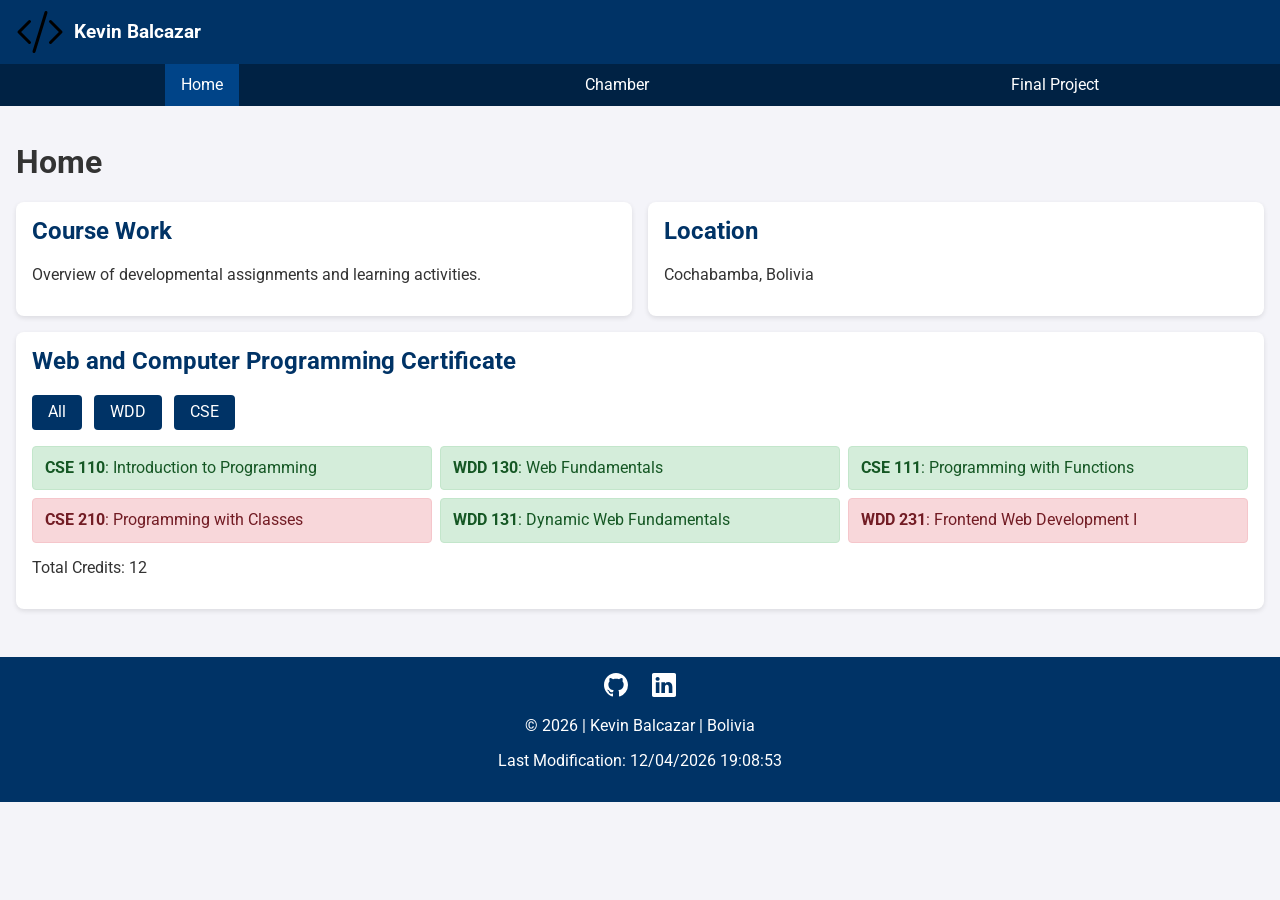
<file: index.html>
<!DOCTYPE html>
<html lang="en">
<head>
    <meta charset="UTF-8">
    <meta name="viewport" content="width=device-width, initial-scale=1.0">
    <title>WDD 231 Course Home Page</title>
    <meta name="description" content="WDD 231 Web Frontend Development course home page showcasing dynamic content, course list filters, and dynamic layout.">
    <meta name="author" content="Kevin Balcazar">

    <!-- FAVICON (Actividad W02) -->
    <link rel="icon" href="favicon.ico">

    <!-- Social Media Meta Tags (Open Graph / Facebook - Actividad W02) -->
    <meta property="og:title" content="WDD 231 Course Home Page - Kevin Balcazar">
    <meta property="og:description" content="WDD 231 Web Frontend Development course home page showcasing dynamic content, course list filters, and dynamic layout.">
    <meta property="og:image" content="https://kevinnefi-bot.github.io/wdd231/images/logo.svg">
    <meta property="og:url" content="https://kevinnefi-bot.github.io/wdd231/">
    <meta property="og:type" content="website">

    <!-- Google Fonts API -->
    <link rel="preconnect" href="https://fonts.googleapis.com">
    <link rel="preconnect" href="https://fonts.gstatic.com" crossorigin>
    <link href="https://fonts.googleapis.com/css2?family=Roboto:wght@400;700&display=swap" rel="stylesheet">

    <!-- Hojas de Estilo CSS -->
    <link rel="stylesheet" href="styles/normalize.css">
    <link rel="stylesheet" href="styles/small.css">
    <link rel="stylesheet" href="styles/larger.css">

    <!-- Scripts con atributo defer -->
    <script src="scripts/navigation.js" defer></script>
    <script src="scripts/dates.js" defer></script>
    <script src="scripts/course.js" defer></script>
</head>
<body>
    <header>
        <img src="images/logo.svg" alt="Site Logo" width="48" height="48">
        <span>Kevin Balcazar</span>
        <button id="hamburger-btn" class="hamburger" aria-label="Toggle Navigation"></button>
    </header>

    <nav id="primary-nav" class="navigation">
        <ul>
            <li class="active"><a href="#">Home</a></li>
            <li><a href="#">Chamber</a></li>
            <li><a href="project/index.html">Final Project</a></li>
        </ul>
    </nav>

    <main>
        <h1>Home</h1>
        <div class="grid-container">
            <section class="card">
                <h2>Course Work</h2>
                <p>Overview of developmental assignments and learning activities.</p>
            </section>

            <section class="card">
                <h2>Location</h2>
                <p>Cochabamba, Bolivia</p>
            </section>

            <section class="card certificate-section">
                <h2>Web and Computer Programming Certificate</h2>
                <div class="filters">
                    <button id="all-btn">All</button>
                    <button id="wdd-btn">WDD</button>
                    <button id="cse-btn">CSE</button>
                </div>
                <div id="course-container" class="course-grid"></div>
                <p id="total-credits"></p>
            </section>
        </div>
    </main>

    <footer>
        <div class="social-links">
            <a href="https://github.com/kevinnefi-bot" target="_blank" rel="noopener">
                <img src="images/github-icon.svg" alt="GitHub Profile" width="24" height="24">
            </a>
            <a href="https://linkedin.com/" target="_blank" rel="noopener">
                <img src="images/linkedin-icon.svg" alt="LinkedIn Profile" width="24" height="24">
            </a>
        </div>
        <p>&copy; <span id="currentyear"></span> | Kevin Balcazar | Bolivia</p>
        <p id="lastModified"></p>
    </footer>
</body>
</html>
</file>
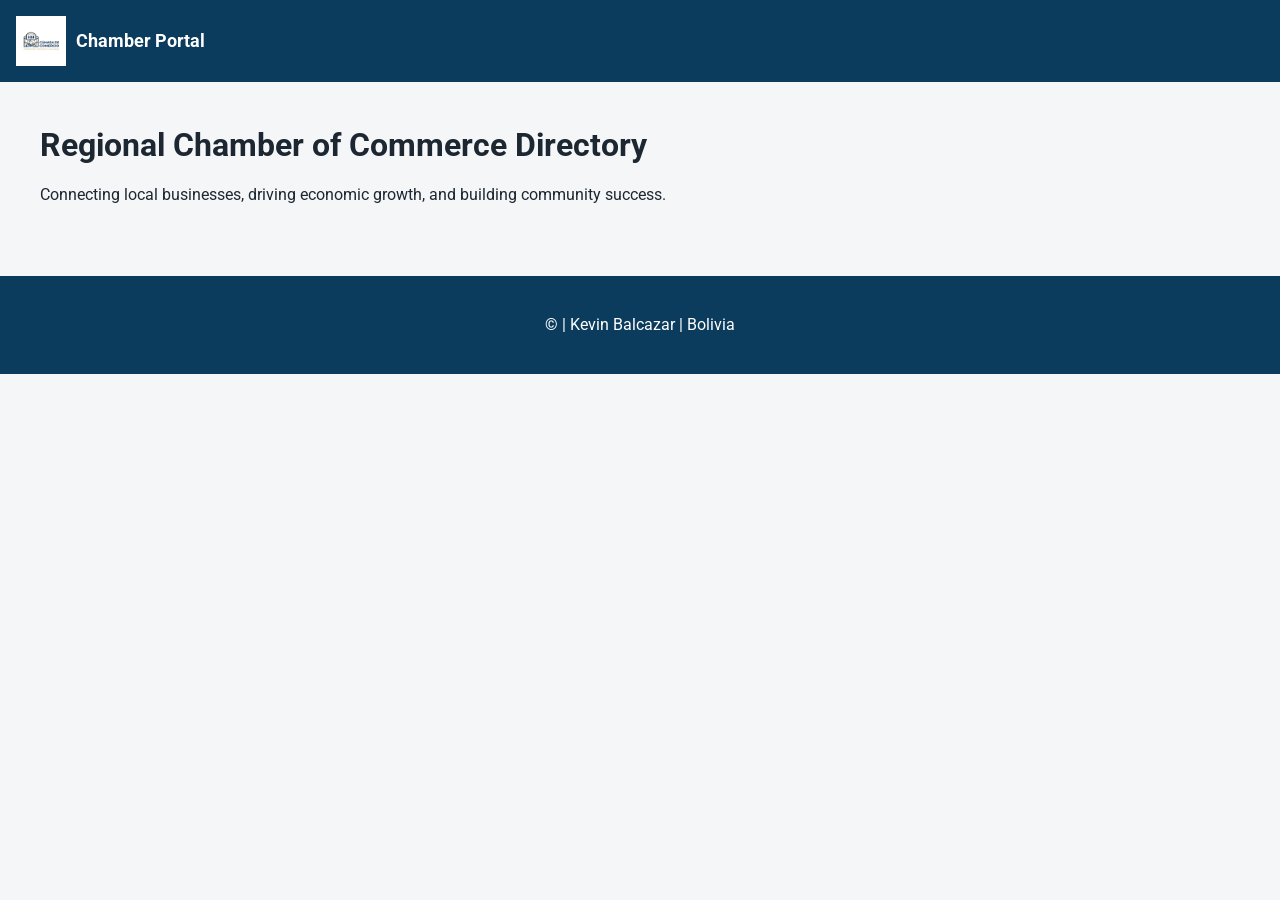
<file: chamber/index.html>
<!DOCTYPE html>
<html lang="en">
<head>
    <meta charset="UTF-8">
    <meta name="viewport" content="width=device-width, initial-scale=1.0">
    <title>Chamber of Commerce Directory</title>
    <meta name="description" content="Official directory and business portal for the regional chamber of commerce.">
    <meta name="author" content="Kevin Balcazar">

    <!-- Google Fonts Preconnect and Stylesheet -->
    <link rel="preconnect" href="https://fonts.googleapis.com">
    <link rel="preconnect" href="https://fonts.gstatic.com" crossorigin>
    <link href="https://fonts.googleapis.com/css2?family=Roboto:wght@400;700&display=swap" rel="stylesheet">

    <!-- Open Graph Meta Tags -->
    <meta property="og:title" content="Chamber of Commerce Directory">
    <meta property="og:description" content="Official directory and business portal for the regional chamber of commerce.">
    <meta property="og:image" content="https://kevinnefi-bot.github.io/wdd231/chamber/images/logo.webp">
    <meta property="og:url" content="https://kevinnefi-bot.github.io/wdd231/chamber/index.html">

    <!-- Favicon -->
    <link rel="icon" href="images/logo.webp">

    <!-- Stylesheets -->
    <link rel="stylesheet" href="styles/normalize.css">
    <link rel="stylesheet" href="styles/small.css">
    <link rel="stylesheet" href="styles/larger.css">

    <!-- External JavaScript with defer -->
    <script src="scripts/navigation.js" defer></script>
</head>
<body>
    <header>
        <div class="logo-box">
            <img src="images/logo.webp" alt="Chamber Logo" width="50" height="50">
            <span class="site-title">Chamber Portal</span>
        </div>
        <button id="hamburger-btn" aria-label="Toggle Navigation">&#9776;</button>
        <nav id="primary-nav" class="navigation">
            <ul>
                <li><a href="index.html" class="active">Home</a></li>
                <li><a href="directory.html">Directory</a></li>
                <li><a href="join.html">Join</a></li>
                <li><a href="discover.html">Discover</a></li>
            </ul>
        </nav>
    </header>

    <main>
        <h1>Regional Chamber of Commerce Directory</h1>
        <section class="hero-content">
            <p>Connecting local businesses, driving economic growth, and building community success.</p>
        </section>
    </main>

    <footer>
        <p>&copy; <span id="currentyear"></span> | Kevin Balcazar | Bolivia</p>
        <p id="lastModified"></p>
    </footer>
</body>
</html>
</file>
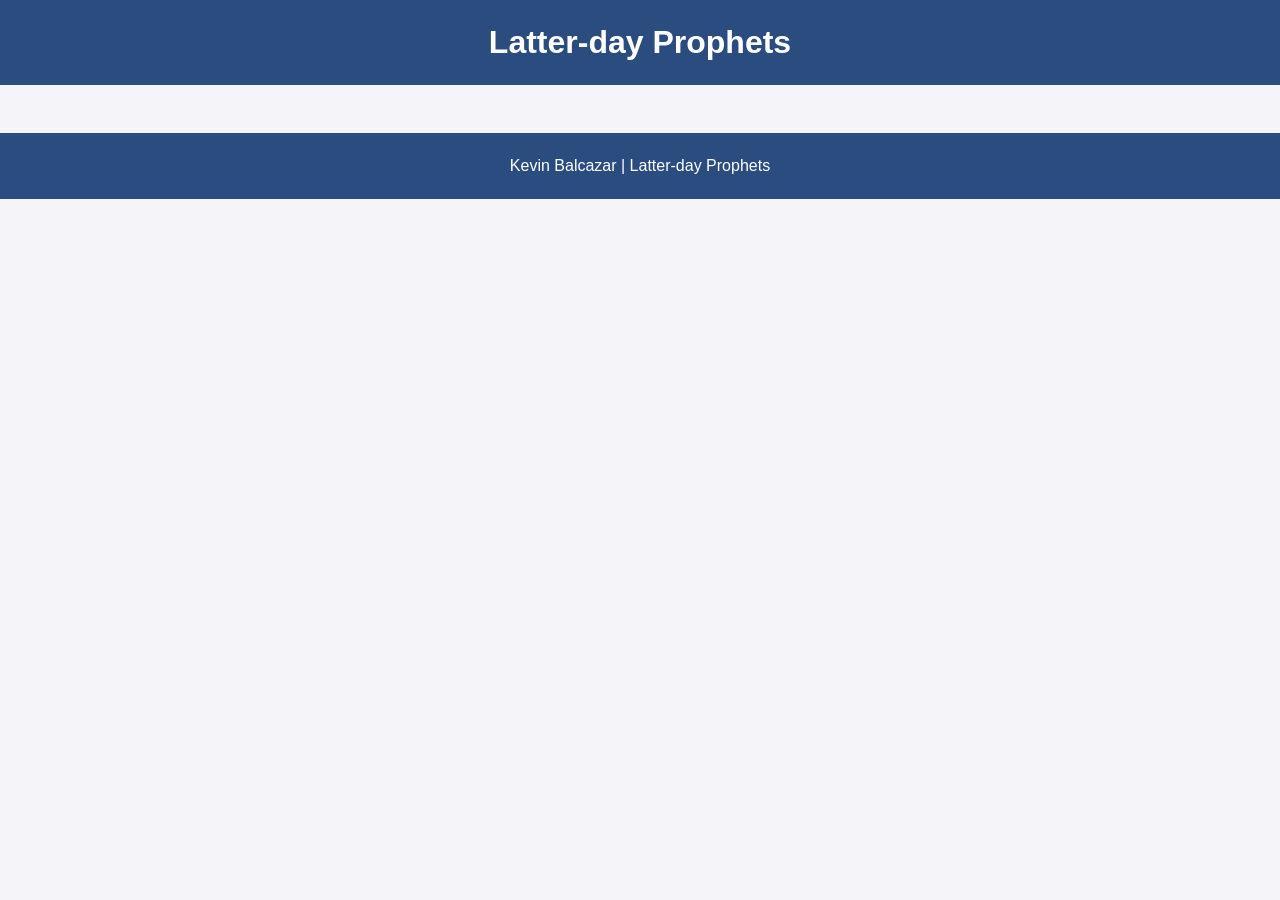
<file: prophets.html>
<!DOCTYPE html>
<html lang="en">
<head>
    <meta charset="UTF-8">
    <meta name="viewport" content="width=device-width, initial-scale=1.0">
    <title>Latter-day Prophets</title>
    <meta name="description" content="Dynamic page displaying Latter-day Prophets cards using the Fetch API.">
    <meta name="author" content="Kevin Balcazar">
    
    <link rel="icon" href="favicon.ico">
    <link rel="stylesheet" href="styles/prophets.css">
    <script src="scripts/prophets.js" defer></script>
</head>
<body>
    <header>
        <h1>Latter-day Prophets</h1>
    </header>

    <main>
        <div id="cards"></div>
    </main>

    <footer>
        Kevin Balcazar | Latter-day Prophets
    </footer>
</body>
</html>
</file>
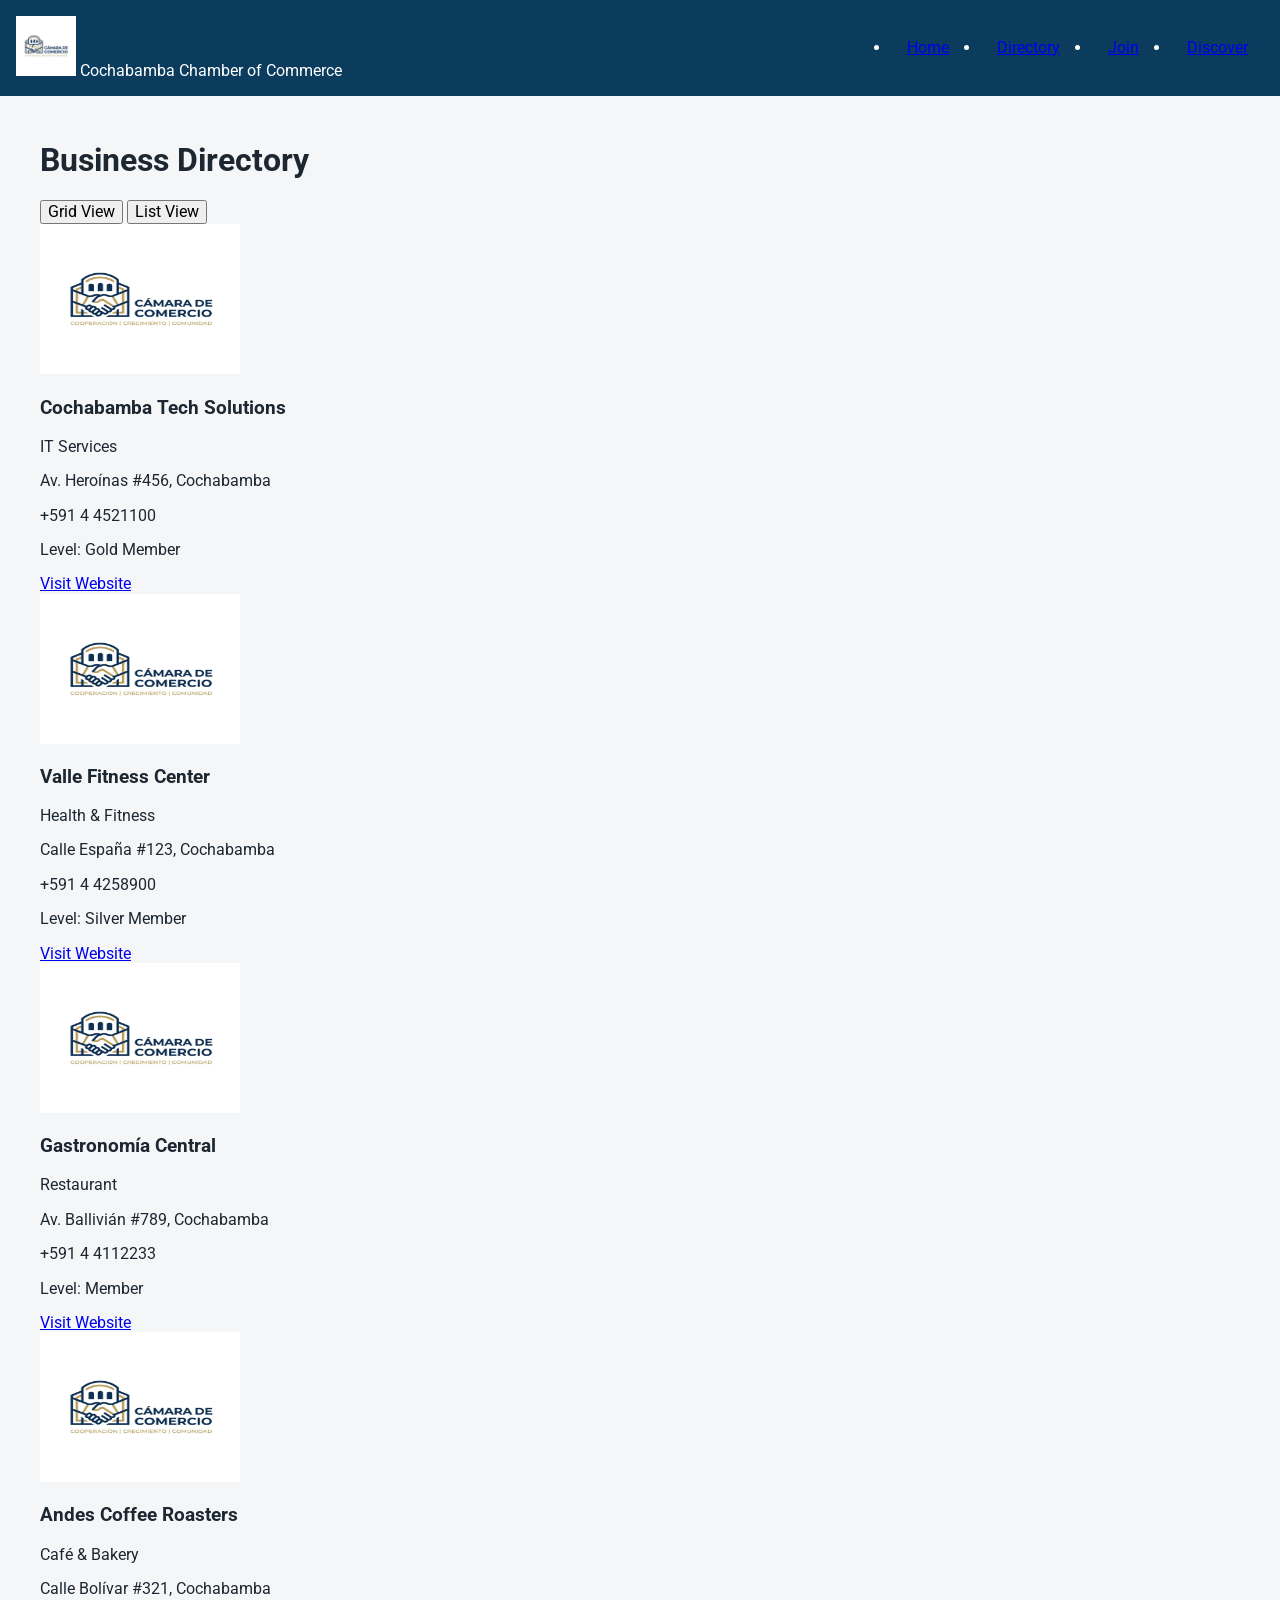
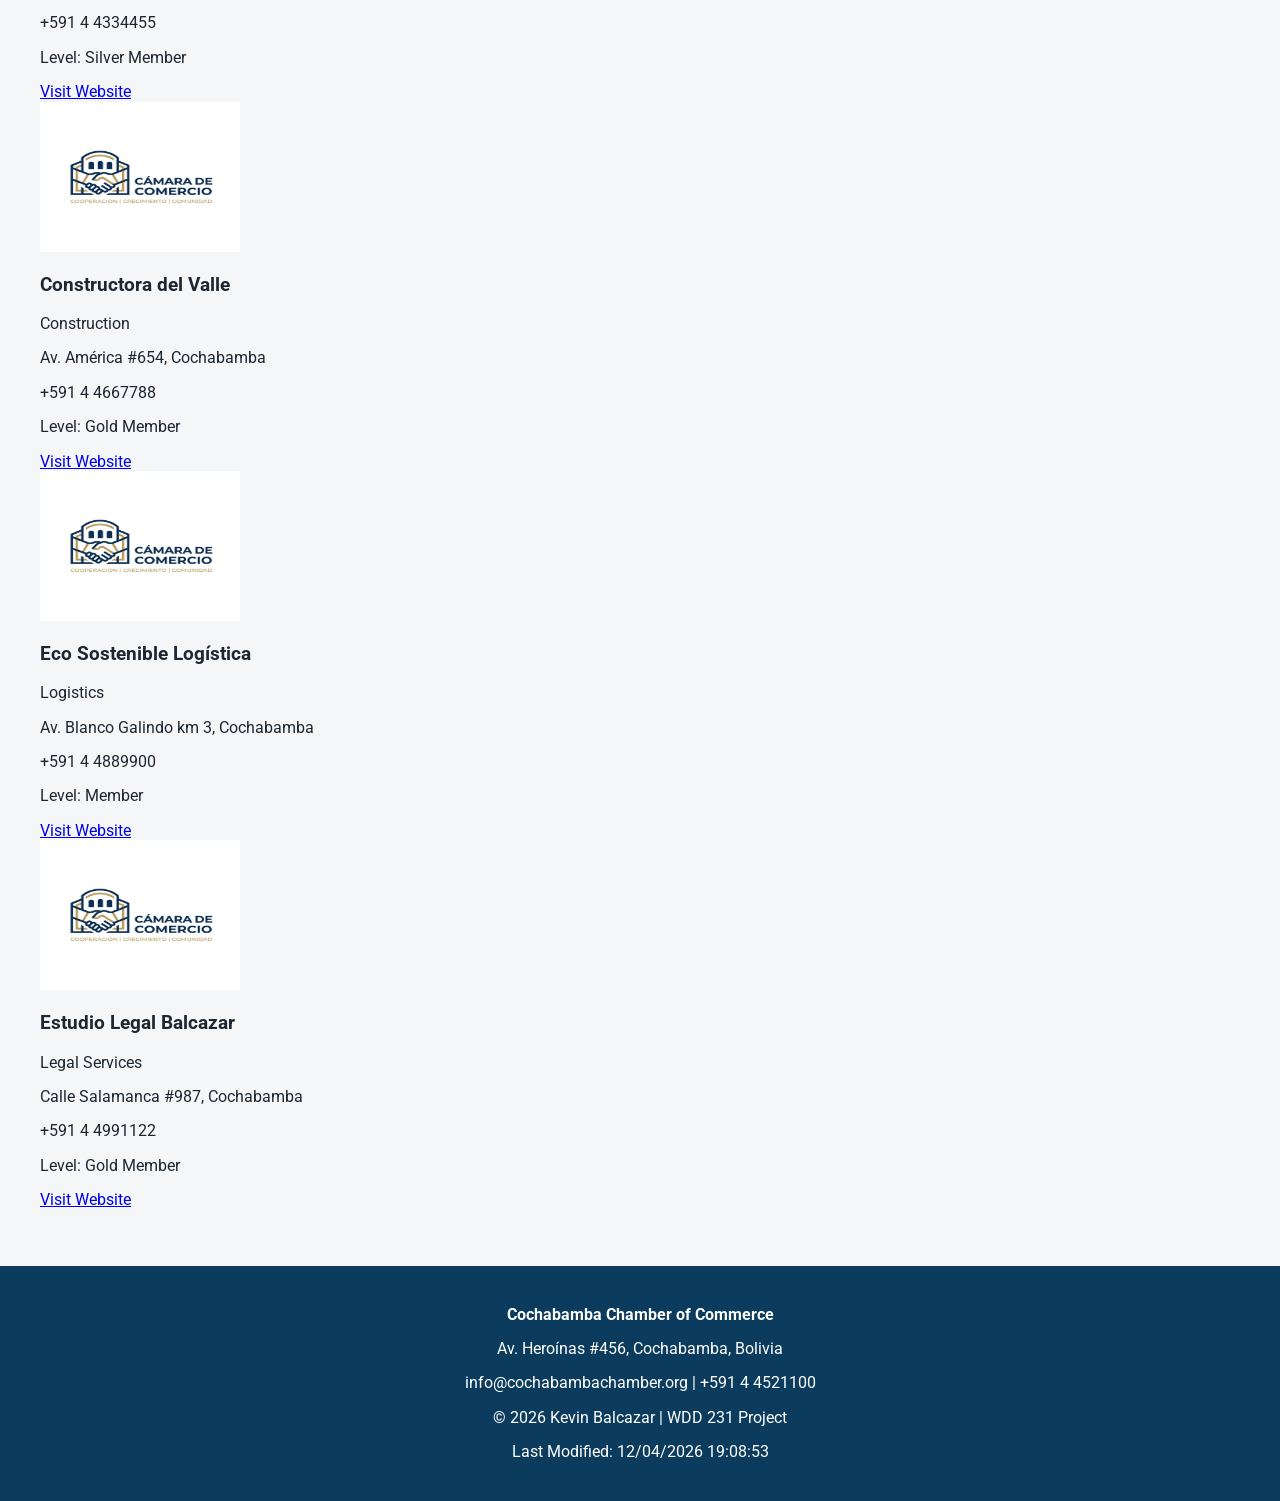
<file: chamber/directory.html>
<!DOCTYPE html>
<html lang="en">
<head>
    <meta charset="UTF-8">
    <meta name="viewport" content="width=device-width, initial-scale=1.0">
    <title>Chamber Directory - Cochabamba Chamber of Commerce</title>
    <meta name="description" content="Directory page for the Cochabamba Chamber of Commerce showcasing local businesses and members.">
    <meta name="author" content="Kevin Balcazar">

    <!-- Favicon -->
    <link rel="icon" href="../favicon.ico">

    <!-- Open Graph / Social Media Meta -->
    <meta property="og:title" content="Cochabamba Chamber of Commerce Directory">
    <meta property="og:description" content="Discover registered businesses and services in the Cochabamba Chamber of Commerce.">
    <meta property="og:image" content="https://kevinnefi-bot.github.io/wdd231/chamber/images/logo.webp">
    <meta property="og:url" content="https://kevinnefi-bot.github.io/wdd231/chamber/directory.html">
    <meta property="og:type" content="website">

    <!-- Google Fonts -->
    <link rel="preconnect" href="https://fonts.googleapis.com">
    <link rel="preconnect" href="https://fonts.gstatic.com" crossorigin>
    <link href="https://fonts.googleapis.com/css2?family=Roboto:wght@400;700&display=swap" rel="stylesheet">

    <!-- CSS -->
    <link rel="stylesheet" href="styles/normalize.css">
    <link rel="stylesheet" href="styles/small.css">
    <link rel="stylesheet" href="styles/larger.css">

    <!-- JavaScript -->
    <script src="scripts/directory.js" defer></script>
</head>
<body>
    <header>
        <div class="logo-container">
            <img src="images/logo.webp" alt="Chamber Logo" width="60" height="60">
            <span>Cochabamba Chamber of Commerce</span>
        </div>
        <button id="hamburger-btn" aria-label="Toggle Menu">☰</button>
        <nav id="nav-menu">
            <ul>
                <li><a href="index.html">Home</a></li>
                <li class="active"><a href="directory.html">Directory</a></li>
                <li><a href="join.html">Join</a></li>
                <li><a href="discover.html">Discover</a></li>
            </ul>
        </nav>
    </header>

    <main>
        <h1>Business Directory</h1>
        
        <!-- Botones de alternancia de vista -->
        <div class="view-menu">
            <button id="grid-btn" class="active">Grid View</button>
            <button id="list-btn">List View</button>
        </div>

        <!-- Contenedor dinámico de miembros -->
        <article id="members-container" class="grid-view"></article>
    </main>

    <footer>
        <div class="footer-info">
            <p><strong>Cochabamba Chamber of Commerce</strong></p>
            <p>Av. Heroínas #456, Cochabamba, Bolivia</p>
            <p>info@cochabambachamber.org | +591 4 4521100</p>
        </div>
        <div class="footer-dev">
            <p>&copy; <span id="currentyear"></span> Kevin Balcazar | WDD 231 Project</p>
            <p id="lastModified"></p>
        </div>
    </footer>
</body>
</html>
</file>
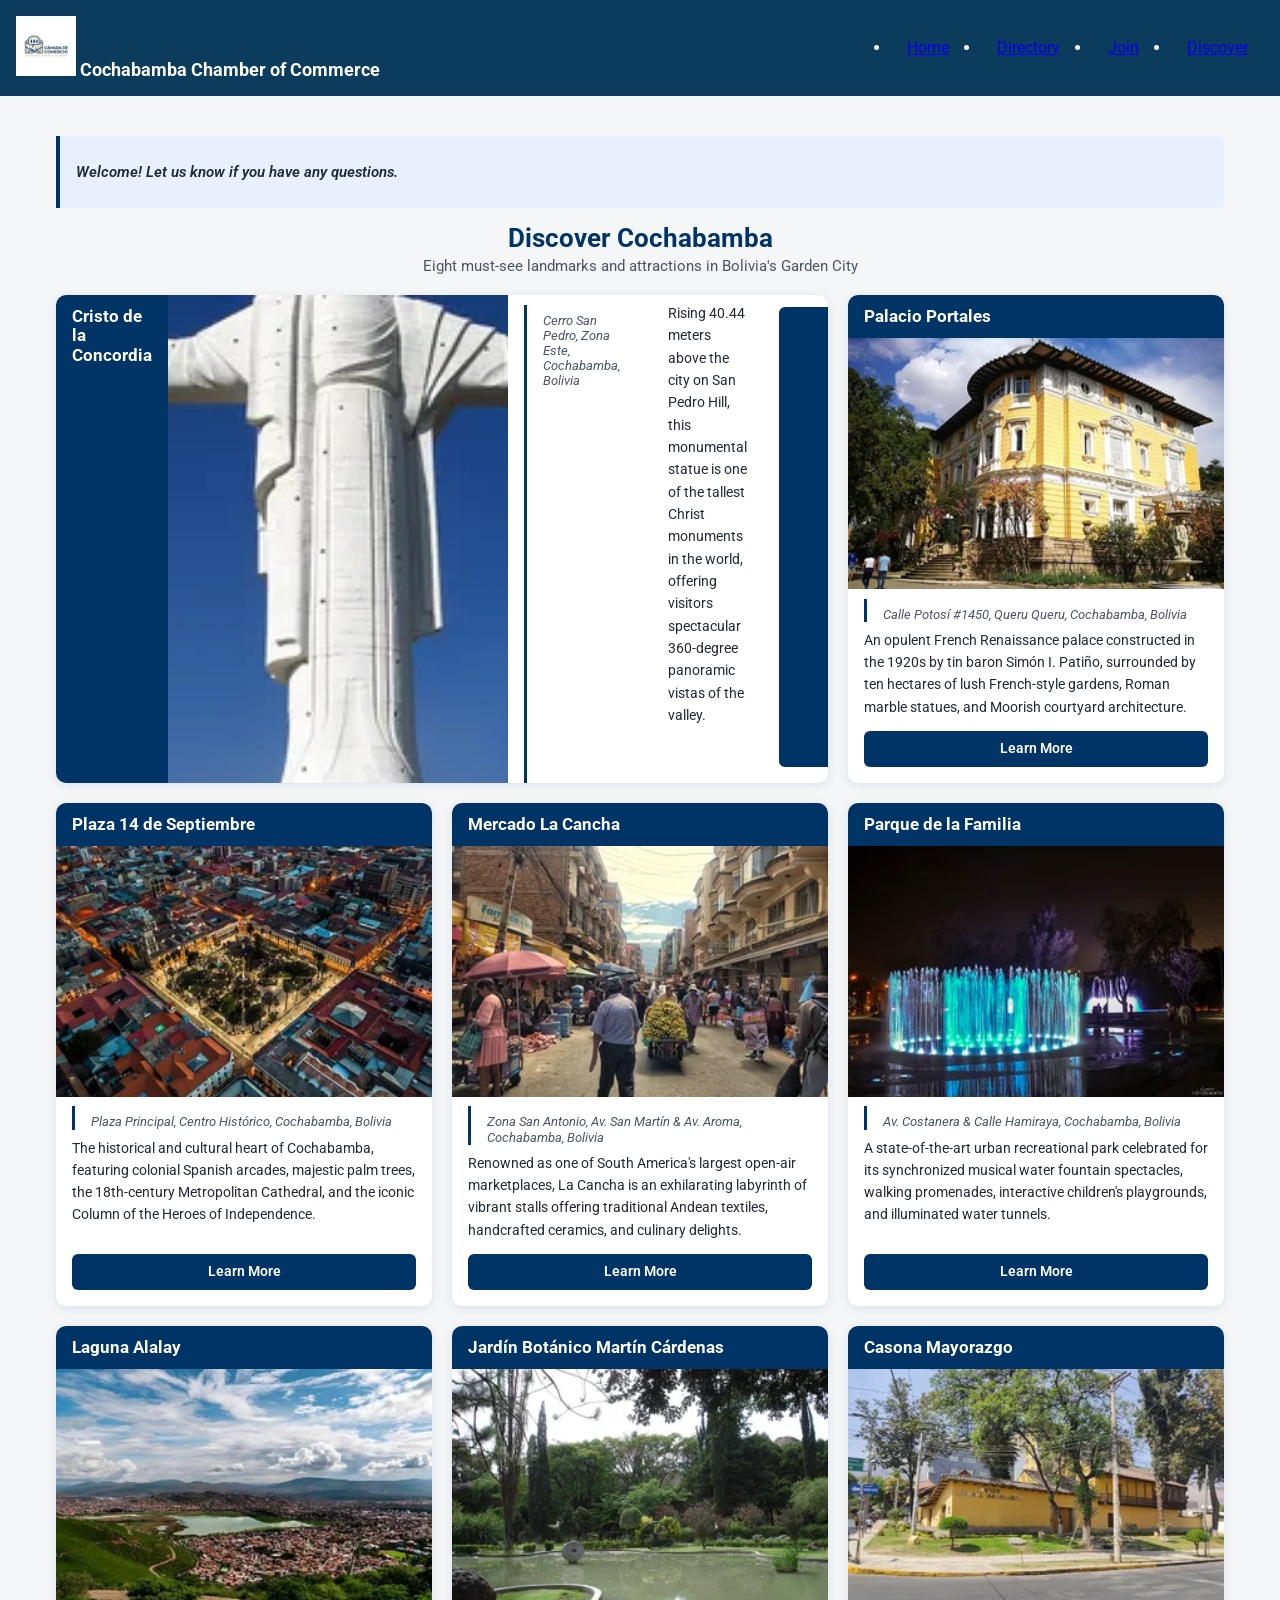
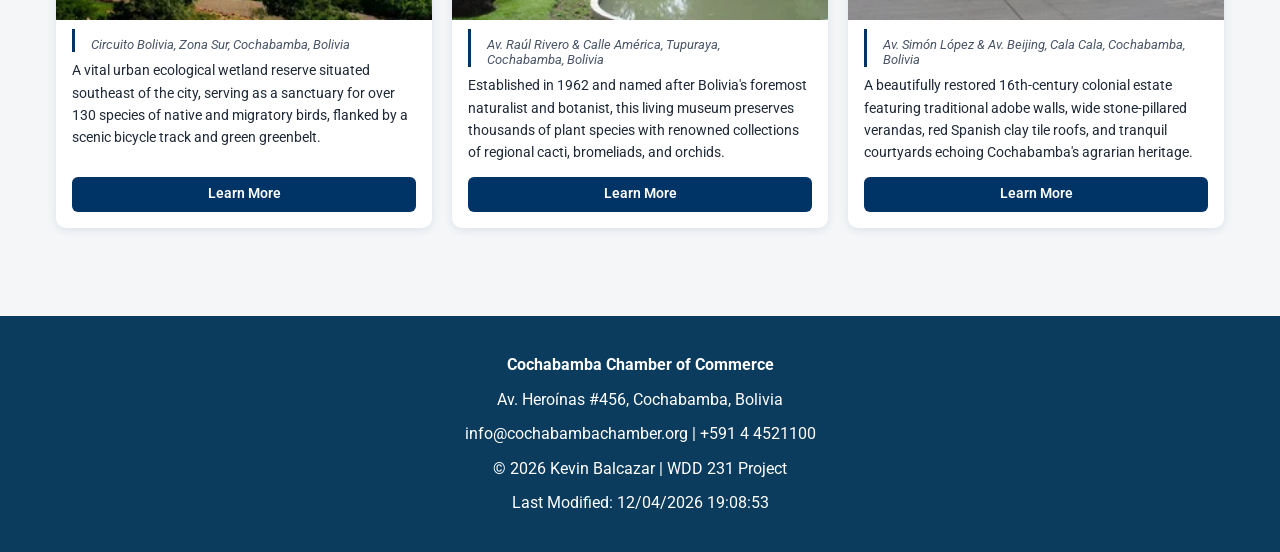
<file: chamber/discover.html>
<!DOCTYPE html>
<html lang="en">
<head>
    <meta charset="UTF-8">
    <meta name="viewport" content="width=device-width, initial-scale=1.0">
    <title>Discover Cochabamba – Chamber of Commerce</title>
    <meta name="description" content="Explore Cochabamba's top 8 places of interest, from the iconic Cristo de la Concordia to the historic Plaza 14 de Septiembre and the vibrant Mercado La Cancha.">
    <meta name="author" content="Kevin Balcazar">

    <!-- Open Graph – absolute URLs required -->
    <meta property="og:title" content="Discover Cochabamba – Cochabamba Chamber of Commerce">
    <meta property="og:type" content="website">
    <meta property="og:description" content="Explore the top 8 places of interest in Cochabamba, Bolivia, curated by the Cochabamba Chamber of Commerce.">
    <meta property="og:url" content="https://kevinnefi-bot.github.io/wdd231/chamber/discover.html">
    <meta property="og:image" content="https://kevinnefi-bot.github.io/wdd231/chamber/images/logo.webp">

    <!-- Favicon -->
    <link rel="icon" href="../favicon.ico">

    <!-- Google Fonts – preconnect then link, NO @import -->
    <link rel="preconnect" href="https://fonts.googleapis.com">
    <link rel="preconnect" href="https://fonts.gstatic.com" crossorigin>
    <link href="https://fonts.googleapis.com/css2?family=Roboto:wght@400;700&display=swap" rel="stylesheet">

    <!-- Stylesheets -->
    <link rel="stylesheet" href="styles/normalize.css">
    <link rel="stylesheet" href="styles/small.css">
    <link rel="stylesheet" href="styles/larger.css">
    <link rel="stylesheet" href="styles/discover.css">

    <!-- ES Module script -->
    <script src="scripts/discover.js" type="module"></script>
</head>
<body>

    <!-- ── Header & Nav ─────────────────────────────────────── -->
    <header>
        <div class="logo-container">
            <img src="images/logo.webp" alt="Cochabamba Chamber of Commerce logo" width="60" height="60" loading="lazy">
            <span class="site-title">Cochabamba Chamber of Commerce</span>
        </div>
        <button id="hamburger-btn" aria-label="Toggle navigation menu" aria-expanded="false">
            <span>&#9776;</span>
            <span>&#x2715;</span>
        </button>
        <nav id="nav-menu" aria-label="Primary navigation">
            <ul>
                <li><a href="index.html">Home</a></li>
                <li><a href="directory.html">Directory</a></li>
                <li><a href="join.html">Join</a></li>
                <li><a href="discover.html" class="active" aria-current="page">Discover</a></li>
            </ul>
        </nav>
    </header>

    <!-- ── Main Content ─────────────────────────────────────── -->
    <main>

        <!-- Visit frequency message (localStorage) -->
        <div id="visit-banner" role="status" aria-live="polite">
            <p id="visit-message"></p>
        </div>

        <h1 class="discover-heading">Discover Cochabamba</h1>
        <p class="discover-subheading">
            Eight must-see landmarks and attractions in Bolivia's Garden City
        </p>

        <!-- Place cards dynamically rendered by discover.js -->
        <section id="places-grid" aria-label="Cochabamba places of interest">
            <!-- Cards injected by JavaScript -->
        </section>

    </main>

    <!-- ── Footer ────────────────────────────────────────────── -->
    <footer>
        <div class="footer-info">
            <p><strong>Cochabamba Chamber of Commerce</strong></p>
            <p>Av. Hero&iacute;nas #456, Cochabamba, Bolivia</p>
            <p>info@cochabambachamber.org | +591 4 4521100</p>
        </div>
        <div class="footer-dev">
            <p>&copy; <span id="currentyear"></span> Kevin Balcazar | WDD 231 Project</p>
            <p id="lastModified"></p>
        </div>
    </footer>

</body>
</html>
</file>
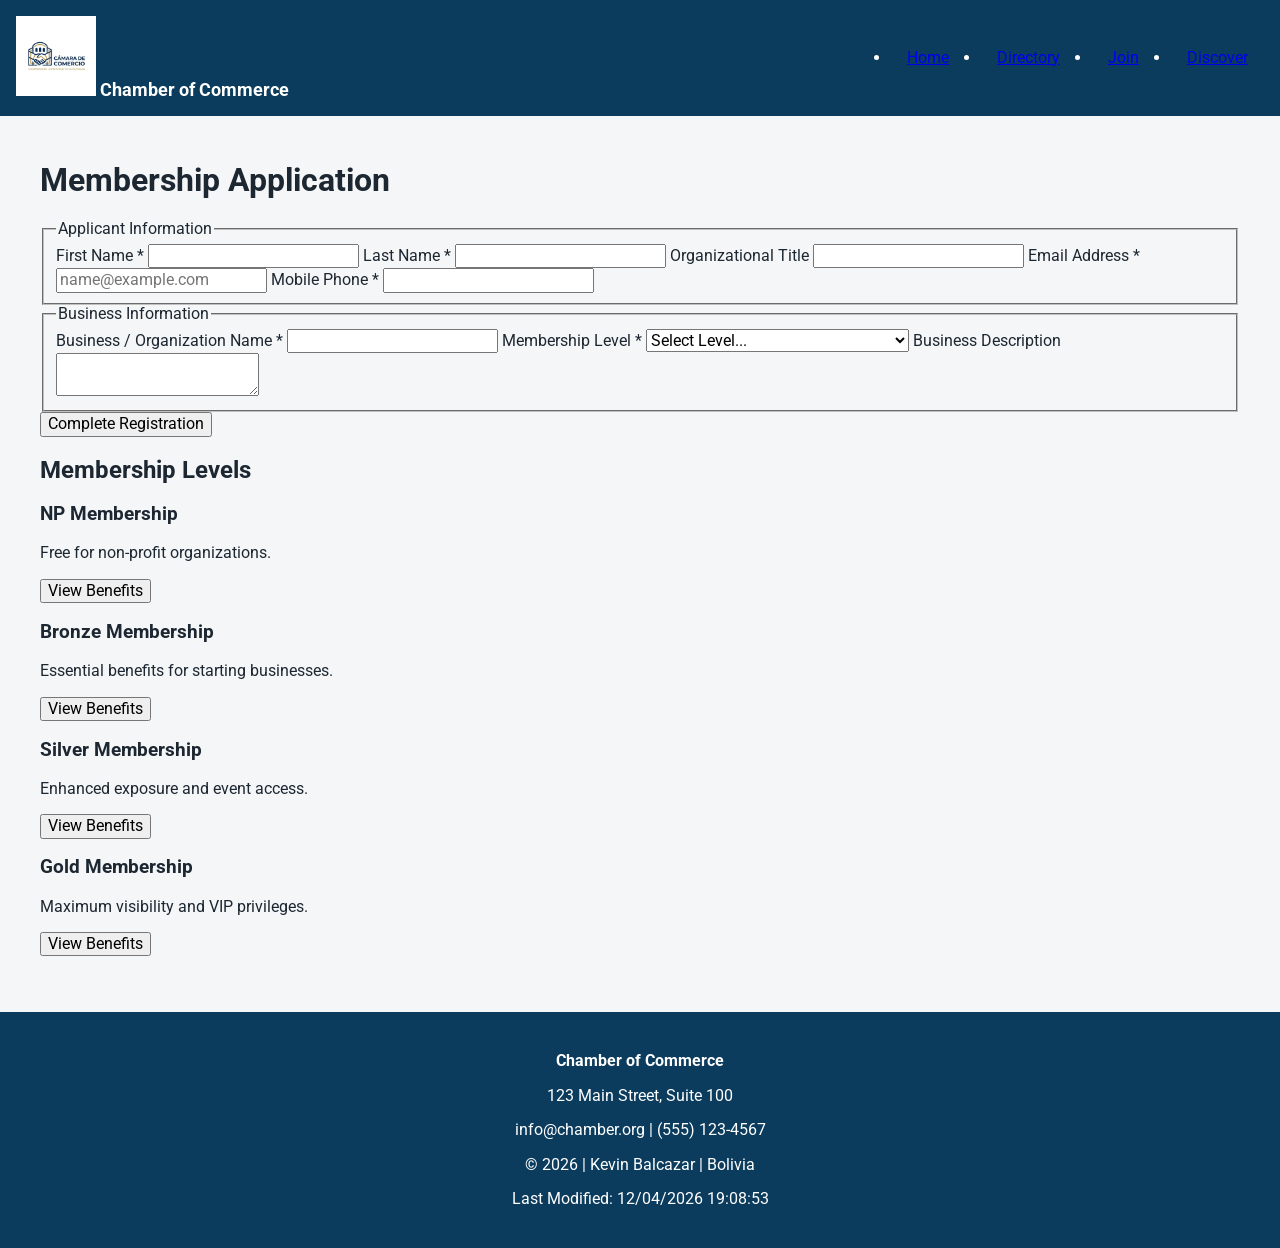
<file: chamber/join.html>
<!DOCTYPE html>
<html lang="en">
<head>
    <meta charset="UTF-8">
    <meta name="viewport" content="width=device-width, initial-scale=1.0">
    <title>Chamber of Commerce - Join Us</title>
    <meta name="description" content="Apply for a membership with the Chamber of Commerce and discover the benefits of growing your business with us.">
    <meta name="author" content="Kevin Balcazar">

    <!-- Open Graph Metadata -->
    <meta property="og:title" content="Chamber of Commerce - Membership Application">
    <meta property="og:description" content="Apply for a membership with the Chamber of Commerce and discover the benefits of growing your business with us.">
    <meta property="og:type" content="website">
    <meta property="og:image" content="https://kevinnefi-bot.github.io/wdd231/chamber/images/logo.webp">
    <meta property="og:url" content="https://kevinnefi-bot.github.io/wdd231/chamber/join.html">

    <!-- Google Fonts Preconnect -->
    <link rel="preconnect" href="https://fonts.googleapis.com">
    <link rel="preconnect" href="https://fonts.gstatic.com" crossorigin>
    <link href="https://fonts.googleapis.com/css2?family=Roboto:wght@400;700&display=swap" rel="stylesheet">

    <link rel="icon" href="images/favicon.ico">
    <link rel="stylesheet" href="styles/normalize.css">
    <link rel="stylesheet" href="styles/small.css">
    <link rel="stylesheet" href="styles/larger.css">

    <script src="scripts/navigation.js" defer></script>
    <script src="scripts/dates.js" defer></script>
    <script src="scripts/join.js" defer></script>
</head>
<body>
    <header>
        <div class="logo-container">
            <img src="images/logo.webp" alt="Chamber Logo" width="80" height="80">
            <span class="site-title">Chamber of Commerce</span>
        </div>
        <button id="hamburger-btn" aria-label="Toggle Menu"><span>&#9776;</span><span>X</span></button>
        <nav id="nav-menu">
            <ul>
                <li><a href="index.html">Home</a></li>
                <li><a href="directory.html">Directory</a></li>
                <li><a href="join.html" class="active">Join</a></li>
                <li><a href="#">Discover</a></li>
            </ul>
        </nav>
    </header>

    <main class="join-layout">
        <h1>Membership Application</h1>
        
        <div class="join-container">
            <!-- Application Form -->
            <form method="get" action="thankyou.html" class="membership-form">
                <fieldset>
                    <legend>Applicant Information</legend>
                    
                    <label>First Name *
                        <input type="text" name="fname" id="fname" required title="Please enter your first name" autocomplete="given-name">
                    </label>

                    <label>Last Name *
                        <input type="text" name="lname" id="lname" required title="Please enter your last name" autocomplete="family-name">
                    </label>

                    <label>Organizational Title
                        <input type="text" name="orgtitle" id="orgtitle" title="Title must contain only letters, hyphens, and spaces with at least 7 characters" autocomplete="organization-title" pattern="[A-Za-z\s\-]{7,}">
                    </label>

                    <label>Email Address *
                        <input type="email" name="email" id="email" required title="Please enter a valid email address" autocomplete="email" placeholder="name@example.com">
                    </label>

                    <label>Mobile Phone *
                        <input type="tel" name="phone" id="phone" required title="Please enter your mobile phone number" autocomplete="tel">
                    </label>
                </fieldset>

                <fieldset>
                    <legend>Business Information</legend>
                    
                    <label>Business / Organization Name *
                        <input type="text" name="organization" id="organization" required title="Please enter your organization name" autocomplete="organization">
                    </label>

                    <label>Membership Level *
                        <select name="membership" id="membership" required title="Please select a membership level">
                            <option value="" disabled selected>Select Level...</option>
                            <option value="np">NP Membership (Non-Profit - Free)</option>
                            <option value="bronze">Bronze Membership</option>
                            <option value="silver">Silver Membership</option>
                            <option value="gold">Gold Membership</option>
                        </select>
                    </label>

                    <label>Business Description
                        <textarea name="description" id="description" title="Provide a short description of your organization"></textarea>
                    </label>
                </fieldset>

                <!-- Hidden Timestamp Field -->
                <input type="hidden" name="timestamp" id="timestamp">

                <button type="submit" class="submit-btn">Complete Registration</button>
            </form>

            <!-- Membership Cards -->
            <section class="membership-cards">
                <h2>Membership Levels</h2>
                
                <div class="card membership-card animate-card">
                    <h3>NP Membership</h3>
                    <p>Free for non-profit organizations.</p>
                    <button class="open-modal-btn" data-modal="modal-np">View Benefits</button>
                </div>

                <div class="card membership-card animate-card">
                    <h3>Bronze Membership</h3>
                    <p>Essential benefits for starting businesses.</p>
                    <button class="open-modal-btn" data-modal="modal-bronze">View Benefits</button>
                </div>

                <div class="card membership-card animate-card">
                    <h3>Silver Membership</h3>
                    <p>Enhanced exposure and event access.</p>
                    <button class="open-modal-btn" data-modal="modal-silver">View Benefits</button>
                </div>

                <div class="card membership-card animate-card">
                    <h3>Gold Membership</h3>
                    <p>Maximum visibility and VIP privileges.</p>
                    <button class="open-modal-btn" data-modal="modal-gold">View Benefits</button>
                </div>
            </section>
        </div>

        <!-- Modals -->
        <dialog id="modal-np">
            <div class="modal-content">
                <h2>NP Membership Benefits</h2>
                <p>Designed for non-profit organizations looking to network within the community at no cost.</p>
                <ul>
                    <li>Directory listing</li>
                    <li>Access to general networking events</li>
                    <li>Community support resources</li>
                </ul>
                <button class="close-modal-btn">Close</button>
            </div>
        </dialog>

        <dialog id="modal-bronze">
            <div class="modal-content">
                <h2>Bronze Membership Benefits</h2>
                <p>Great for small businesses looking for foundational growth.</p>
                <ul>
                    <li>Directory listing with website link</li>
                    <li>10% discount on event tickets</li>
                    <li>Access to chamber training workshops</li>
                </ul>
                <button class="close-modal-btn">Close</button>
            </div>
        </dialog>

        <dialog id="modal-silver">
            <div class="modal-content">
                <h2>Silver Membership Benefits</h2>
                <p>Designed for growing companies seeking increased publicity.</p>
                <ul>
                    <li>All Bronze benefits included</li>
                    <li>Rotating homepage spotlight listing</li>
                    <li>20% discount on event tickets</li>
                    <li>1 Free admission ticket to the Annual Gala</li>
                </ul>
                <button class="close-modal-btn">Close</button>
            </div>
        </dialog>

        <dialog id="modal-gold">
            <div class="modal-content">
                <h2>Gold Membership Benefits</h2>
                <p>Our premium package for industry leaders.</p>
                <ul>
                    <li>All Silver benefits included</li>
                    <li>Permanent homepage spotlight placement</li>
                    <li>Free banner advertising on directory</li>
                    <li>VIP seating at all chamber events</li>
                </ul>
                <button class="close-modal-btn">Close</button>
            </div>
        </dialog>
    </main>

    <footer>
        <div class="footer-info">
            <p><strong>Chamber of Commerce</strong></p>
            <p>123 Main Street, Suite 100</p>
            <p>info@chamber.org | (555) 123-4567</p>
        </div>
        <div class="footer-dev">
            <p>&copy; <span id="currentyear"></span> | Kevin Balcazar | Bolivia</p>
            <p id="lastModified"></p>
        </div>
    </footer>
</body>
</html>
</file>
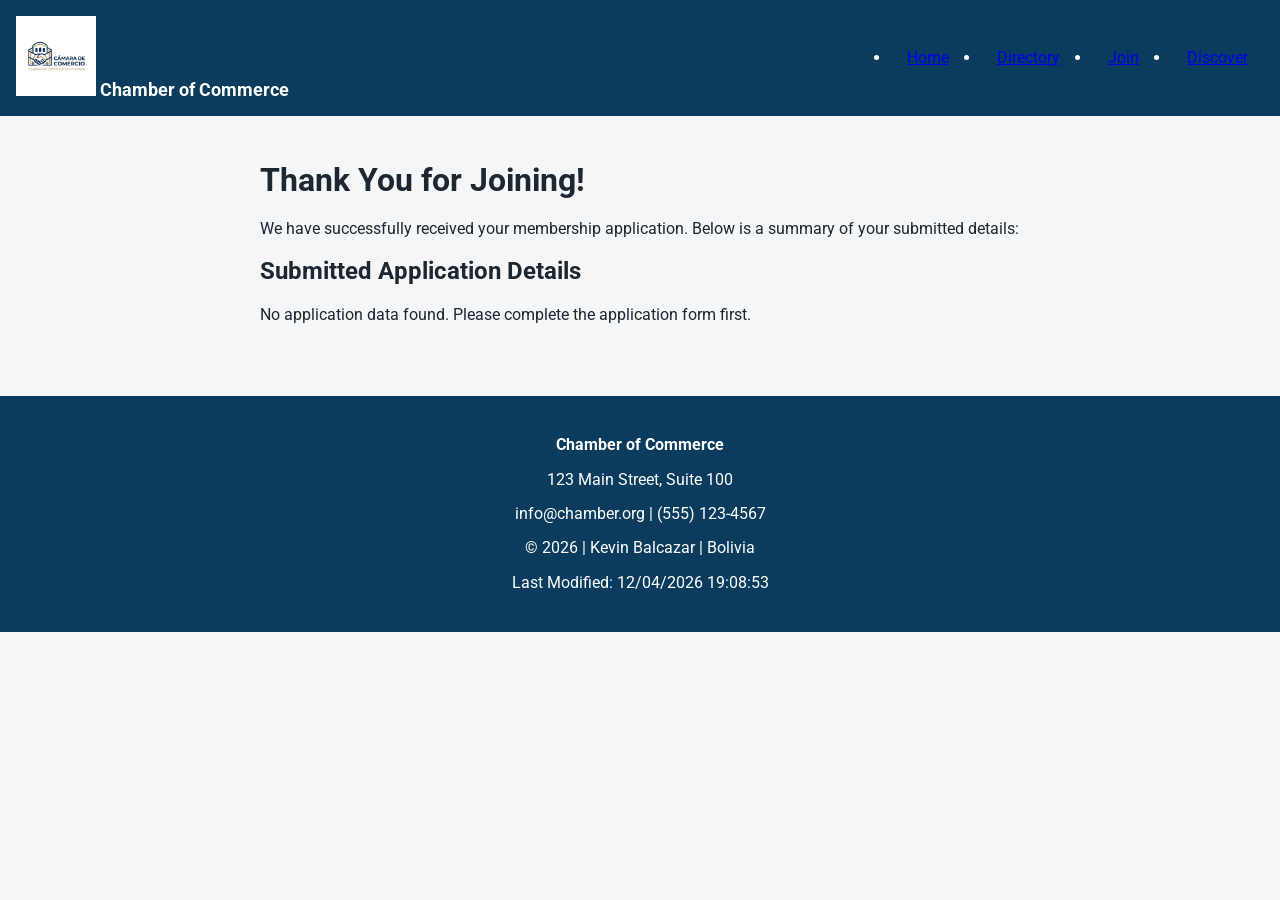
<file: chamber/thankyou.html>
<!DOCTYPE html>
<html lang="en">
<head>
    <meta charset="UTF-8">
    <meta name="viewport" content="width=device-width, initial-scale=1.0">
    <title>Thank You - Registration Submitted</title>
    <meta name="description" content="Thank you for submitting your membership application to the Chamber of Commerce.">
    <meta name="author" content="Kevin Balcazar">

    <link rel="preconnect" href="https://fonts.googleapis.com">
    <link rel="preconnect" href="https://fonts.gstatic.com" crossorigin>
    <link href="https://fonts.googleapis.com/css2?family=Roboto:wght@400;700&display=swap" rel="stylesheet">

    <link rel="icon" href="images/favicon.ico">
    <link rel="stylesheet" href="styles/normalize.css">
    <link rel="stylesheet" href="styles/small.css">
    <link rel="stylesheet" href="styles/larger.css">

    <script src="scripts/navigation.js" defer></script>
    <script src="scripts/dates.js" defer></script>
    <script src="scripts/thankyou.js" defer></script>
</head>
<body>
    <header>
        <div class="logo-container">
            <img src="images/logo.webp" alt="Chamber Logo" width="80" height="80">
            <span class="site-title">Chamber of Commerce</span>
        </div>
        <button id="hamburger-btn" aria-label="Toggle Menu"><span>&#9776;</span><span>X</span></button>
        <nav id="nav-menu">
            <ul>
                <li><a href="index.html">Home</a></li>
                <li><a href="directory.html">Directory</a></li>
                <li><a href="join.html">Join</a></li>
                <li><a href="#">Discover</a></li>
            </ul>
        </nav>
    </header>

    <main class="thankyou-main">
        <h1>Thank You for Joining!</h1>
        <p>We have successfully received your membership application. Below is a summary of your submitted details:</p>

        <section class="summary-card">
            <h2>Submitted Application Details</h2>
            <div id="results"></div>
        </section>
    </main>

    <footer>
        <div class="footer-info">
            <p><strong>Chamber of Commerce</strong></p>
            <p>123 Main Street, Suite 100</p>
            <p>info@chamber.org | (555) 123-4567</p>
        </div>
        <div class="footer-dev">
            <p>&copy; <span id="currentyear"></span> | Kevin Balcazar | Bolivia</p>
            <p id="lastModified"></p>
        </div>
    </footer>
</body>
</html>
</file>
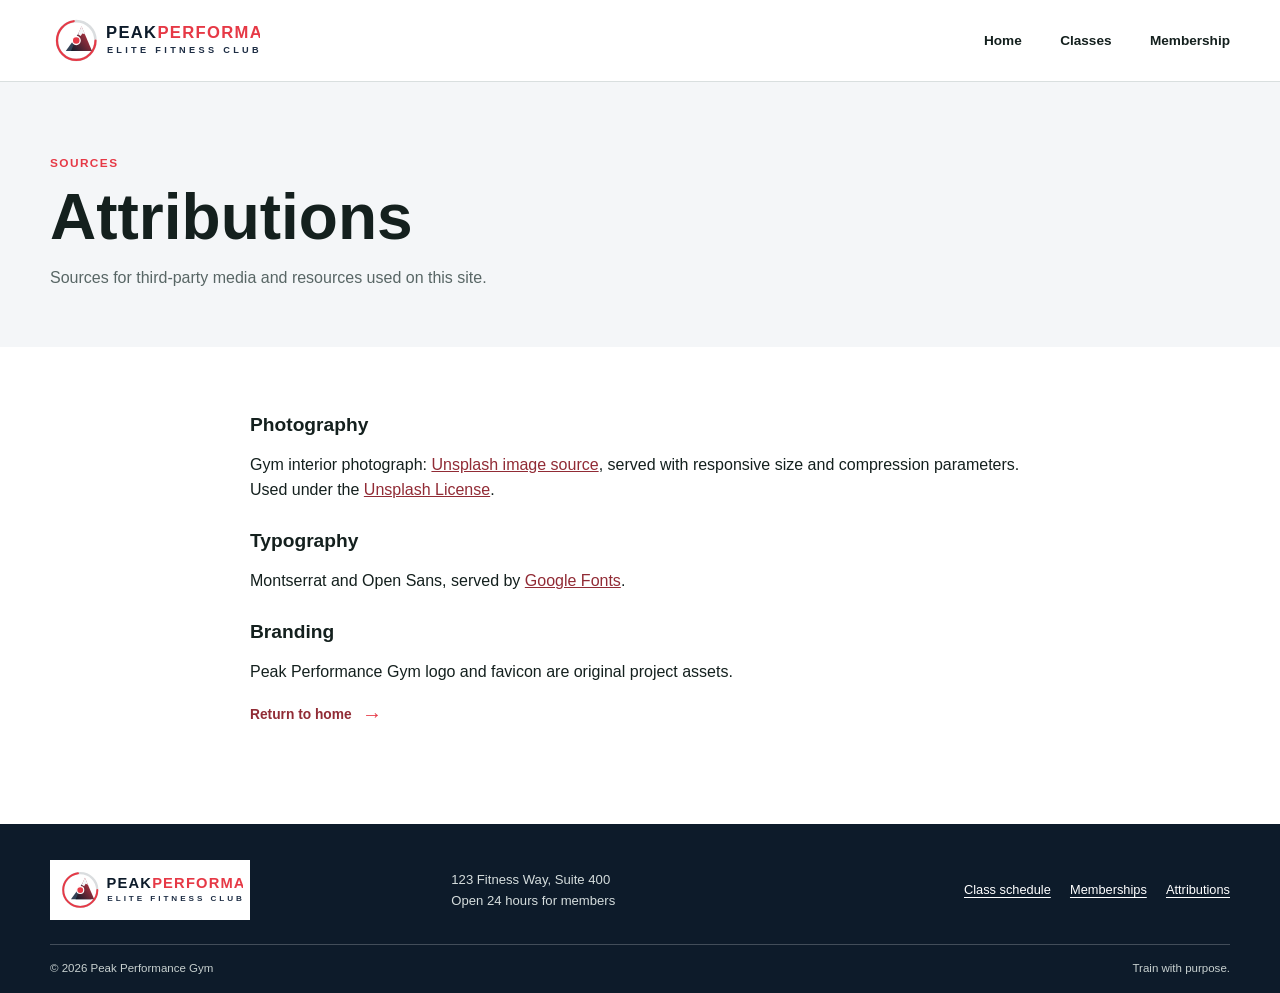
<file: project/attributions.html>
<!DOCTYPE html>
<html lang="en">
<head>
  <meta charset="UTF-8">
  <meta name="viewport" content="width=device-width, initial-scale=1">
  <title>Attributions | Peak Performance Gym</title>
  <meta name="description" content="Sources and attributions for photography, fonts, and branding used on the Peak Performance Gym website.">
  <meta name="author" content="Kevin Nefi Balcazar Cespedez">
  <meta property="og:type" content="website">
  <meta property="og:title" content="Attributions | Peak Performance Gym">
  <meta property="og:description" content="Sources used for the Peak Performance Gym website.">
  <meta property="og:url" content="https://kevinnefi-bot.github.io/wdd231/project/attributions.html">
  <link rel="icon" href="images/favicon.svg" type="image/svg+xml">
  <link rel="stylesheet" href="styles/site.css">
  <script type="module" src="scripts/site.js"></script>
</head>
<body>
  <a class="skip-link" href="#main-content">Skip to main content</a>
  <header class="site-header"><a class="brand" href="index.html" aria-label="Peak Performance Gym home"><img src="images/gym-logo.svg" width="200" height="50" alt="Peak Performance Gym"></a><nav class="site-menu site-menu-static" aria-label="Main navigation"><a href="index.html">Home</a><a href="classes.html">Classes</a><a href="membership.html">Membership</a></nav></header>
  <main id="main-content" class="page-main"><section class="page-heading"><p class="eyebrow">Sources</p><h1>Attributions</h1><p>Sources for third-party media and resources used on this site.</p></section><section class="attribution-list"><h2>Photography</h2><p>Gym interior photograph: <a href="https://images.unsplash.com/photo-1534438327276-14e5300c3a48" rel="noreferrer">Unsplash image source</a>, served with responsive size and compression parameters. Used under the <a href="https://unsplash.com/license" rel="noreferrer">Unsplash License</a>.</p><h2>Typography</h2><p>Montserrat and Open Sans, served by <a href="https://fonts.google.com/" rel="noreferrer">Google Fonts</a>.</p><h2>Branding</h2><p>Peak Performance Gym logo and favicon are original project assets.</p><p><a class="text-link" href="index.html">Return to home <span aria-hidden="true">&#8594;</span></a></p></section></main>
  <footer class="site-footer"><div class="footer-main"><a class="brand footer-brand" href="index.html"><img src="images/gym-logo.svg" width="200" height="50" alt="Peak Performance Gym" loading="lazy"></a><p>123 Fitness Way, Suite 400<br>Open 24 hours for members</p><nav aria-label="Footer navigation"><a href="classes.html">Class schedule</a><a href="membership.html">Memberships</a><a href="attributions.html">Attributions</a></nav></div><div class="footer-bottom"><span>&copy; <span data-current-year>2026</span> Peak Performance Gym</span><span>Train with purpose.</span></div></footer>
</body>
</html>
</file>
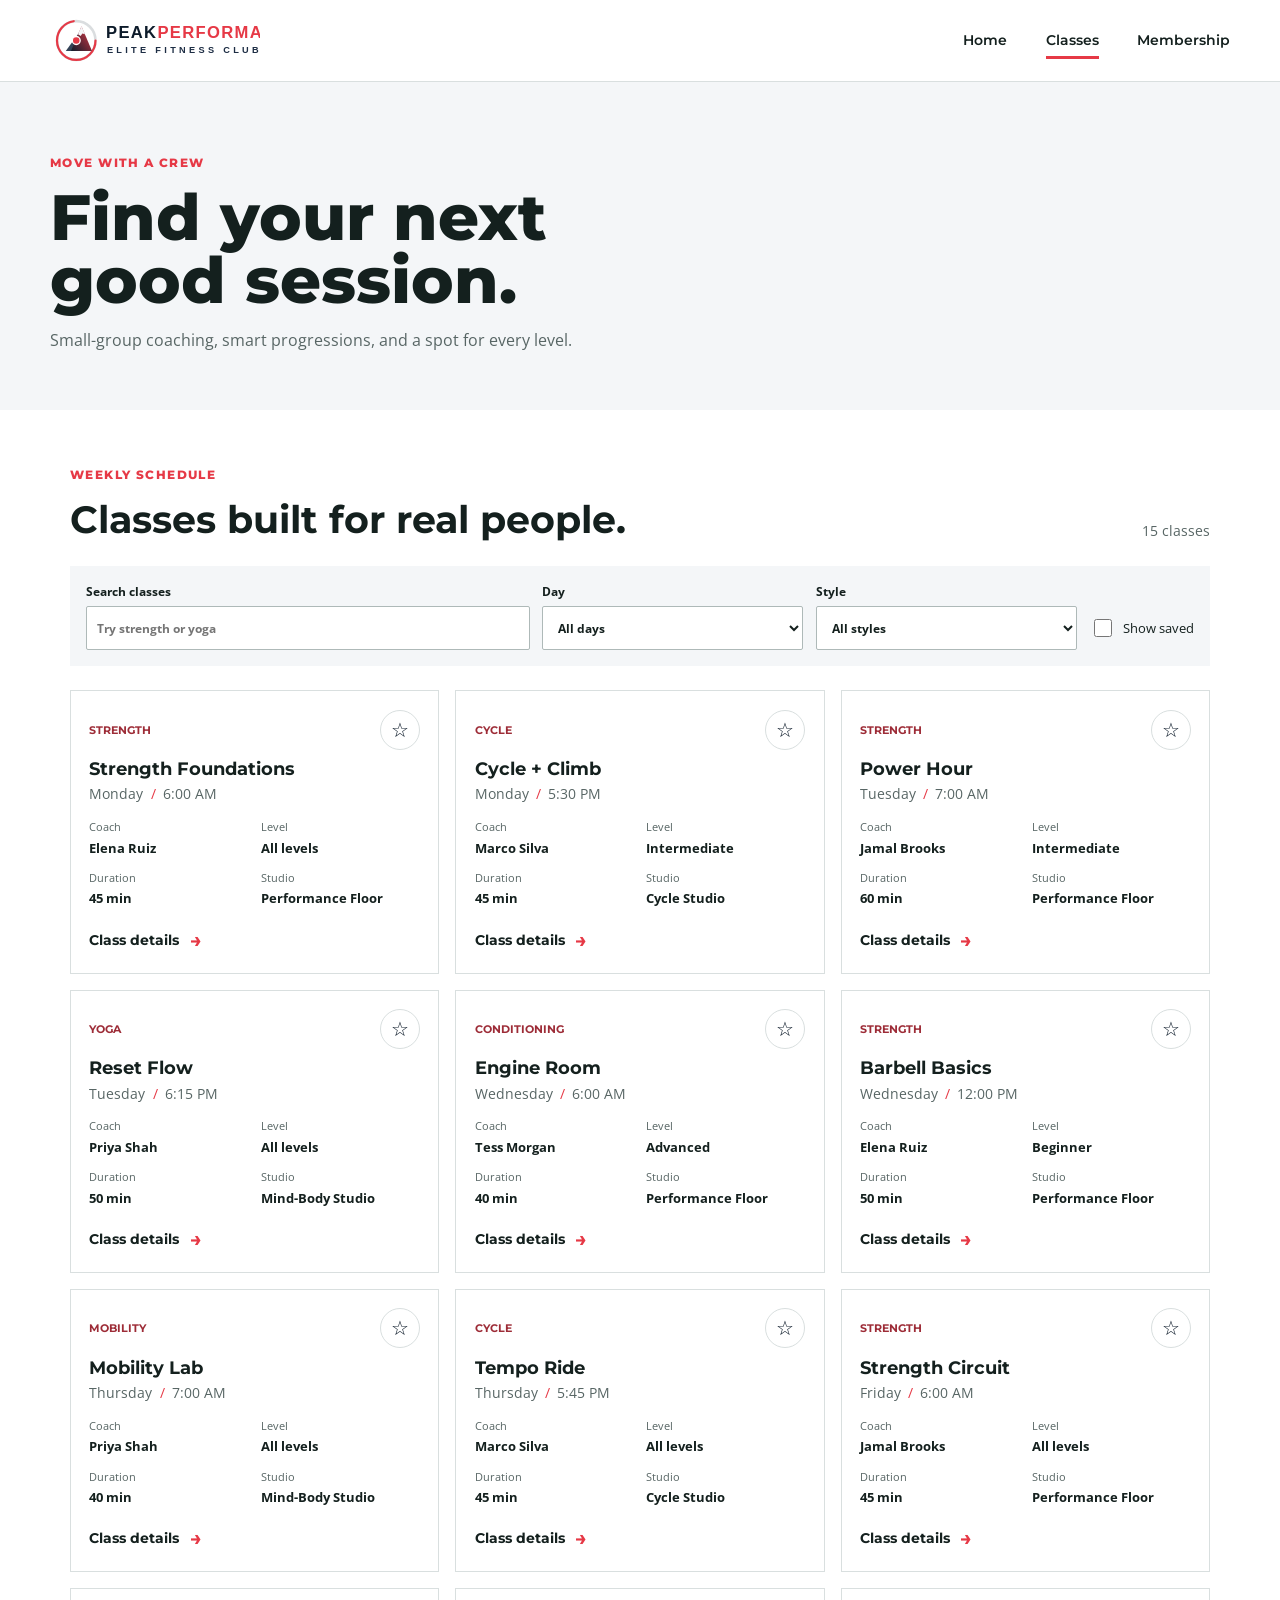
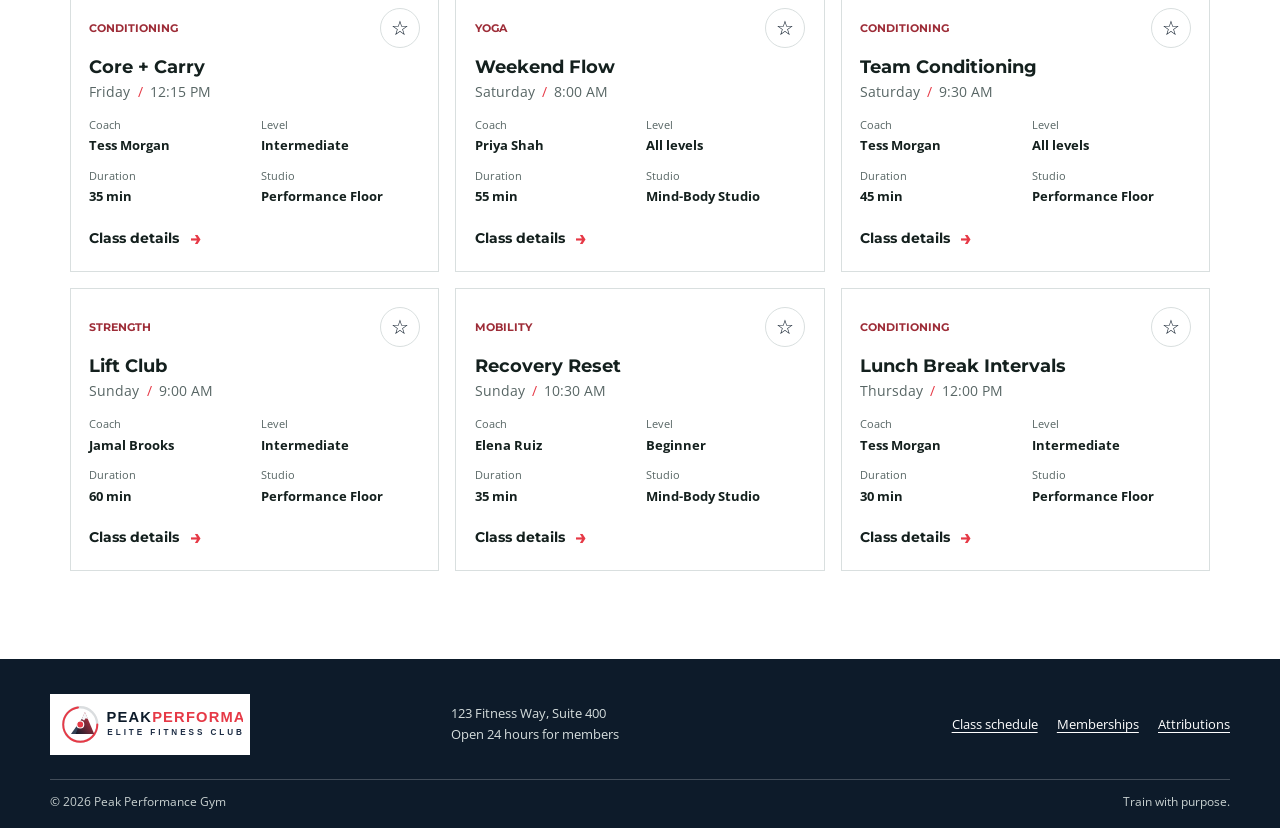
<file: project/classes.html>
<!DOCTYPE html>
<html lang="en">
<head>
  <meta charset="UTF-8">
  <meta name="viewport" content="width=device-width, initial-scale=1">
  <title>Group Fitness Classes | Peak Performance Gym</title>
  <meta name="description" content="Browse the Peak Performance Gym weekly group fitness schedule. Filter by day or class style, save favorites, and reserve a spot.">
  <meta name="author" content="Kevin Nefi Balcazar Cespedez">
  <meta property="og:type" content="website">
  <meta property="og:title" content="Group Fitness Classes | Peak Performance Gym">
  <meta property="og:description" content="Find a coached group fitness session that fits your schedule and training goals.">
  <meta property="og:url" content="https://kevinnefi-bot.github.io/wdd231/project/classes.html">
  <meta property="og:image" content="https://images.unsplash.com/photo-1534438327276-14e5300c3a48?auto=format&fit=crop&w=1200&q=75">
  <meta property="og:image:alt" content="Modern strength training gym">
  <link rel="icon" href="images/favicon.svg" type="image/svg+xml">
  <link rel="preconnect" href="https://fonts.googleapis.com">
  <link rel="preconnect" href="https://fonts.gstatic.com" crossorigin>
  <link href="https://fonts.googleapis.com/css2?family=Montserrat:wght@500;600;700;800&family=Open+Sans:wght@400;600;700&display=swap" rel="stylesheet">
  <link rel="stylesheet" href="styles/site.css">
  <script type="module" src="scripts/site.js"></script>
</head>
<body>
  <a class="skip-link" href="#main-content">Skip to main content</a>
  <header class="site-header">
    <a class="brand" href="index.html" aria-label="Peak Performance Gym home"><img src="images/gym-logo.svg" width="200" height="50" alt="Peak Performance Gym"></a>
    <button class="menu-toggle" type="button" aria-expanded="false" aria-controls="site-menu" aria-label="Open navigation"><span></span><span></span><span></span></button>
    <nav id="site-menu" class="site-menu" aria-label="Main navigation"><a href="index.html">Home</a><a href="classes.html" aria-current="page">Classes</a><a href="membership.html">Membership</a></nav>
  </header>
  <main id="main-content" class="page-main">
    <section class="page-heading"><p class="eyebrow">Move with a crew</p><h1>Find your next<br>good session.</h1><p>Small-group coaching, smart progressions, and a spot for every level.</p></section>
    <section class="schedule" aria-labelledby="schedule-title">
      <div class="schedule-top"><div><p class="eyebrow">Weekly schedule</p><h2 id="schedule-title">Classes built for real people.</h2></div><p id="class-count" class="result-count" aria-live="polite">Loading classes...</p></div>
      <div class="class-filters">
        <label>Search classes<input id="class-search" type="search" placeholder="Try strength or yoga" autocomplete="off"></label>
        <label>Day<select id="day-filter"><option value="all">All days</option><option>Monday</option><option>Tuesday</option><option>Wednesday</option><option>Thursday</option><option>Friday</option><option>Saturday</option><option>Sunday</option></select></label>
        <label>Style<select id="category-filter"><option value="all">All styles</option><option>Strength</option><option>Conditioning</option><option>Cycle</option><option>Mobility</option><option>Yoga</option></select></label>
        <label class="saved-filter"><input id="saved-only" type="checkbox"> Show saved</label>
      </div>
      <p id="class-error" class="status-message" role="alert" hidden></p>
      <div id="class-list" class="class-grid" aria-live="polite"></div>
    </section>
  </main>
  <dialog id="class-dialog" class="class-dialog" aria-labelledby="dialog-title">
    <form method="dialog"><button class="dialog-close" aria-label="Close class details">&times;</button></form>
    <p class="eyebrow" id="dialog-category"></p><h2 id="dialog-title"></h2><p id="dialog-description"></p>
    <dl id="dialog-facts" class="dialog-facts"></dl>
    <a id="reserve-link" class="button button-primary" href="membership.html">Reserve a spot</a>
  </dialog>
  <footer class="site-footer"><div class="footer-main"><a class="brand footer-brand" href="index.html"><img src="images/gym-logo.svg" width="200" height="50" alt="Peak Performance Gym" loading="lazy"></a><p>123 Fitness Way, Suite 400<br>Open 24 hours for members</p><nav aria-label="Footer navigation"><a href="classes.html">Class schedule</a><a href="membership.html">Memberships</a><a href="attributions.html">Attributions</a></nav></div><div class="footer-bottom"><span>&copy; <span data-current-year>2026</span> Peak Performance Gym</span><span>Train with purpose.</span></div></footer>
</body>
</html>
</file>
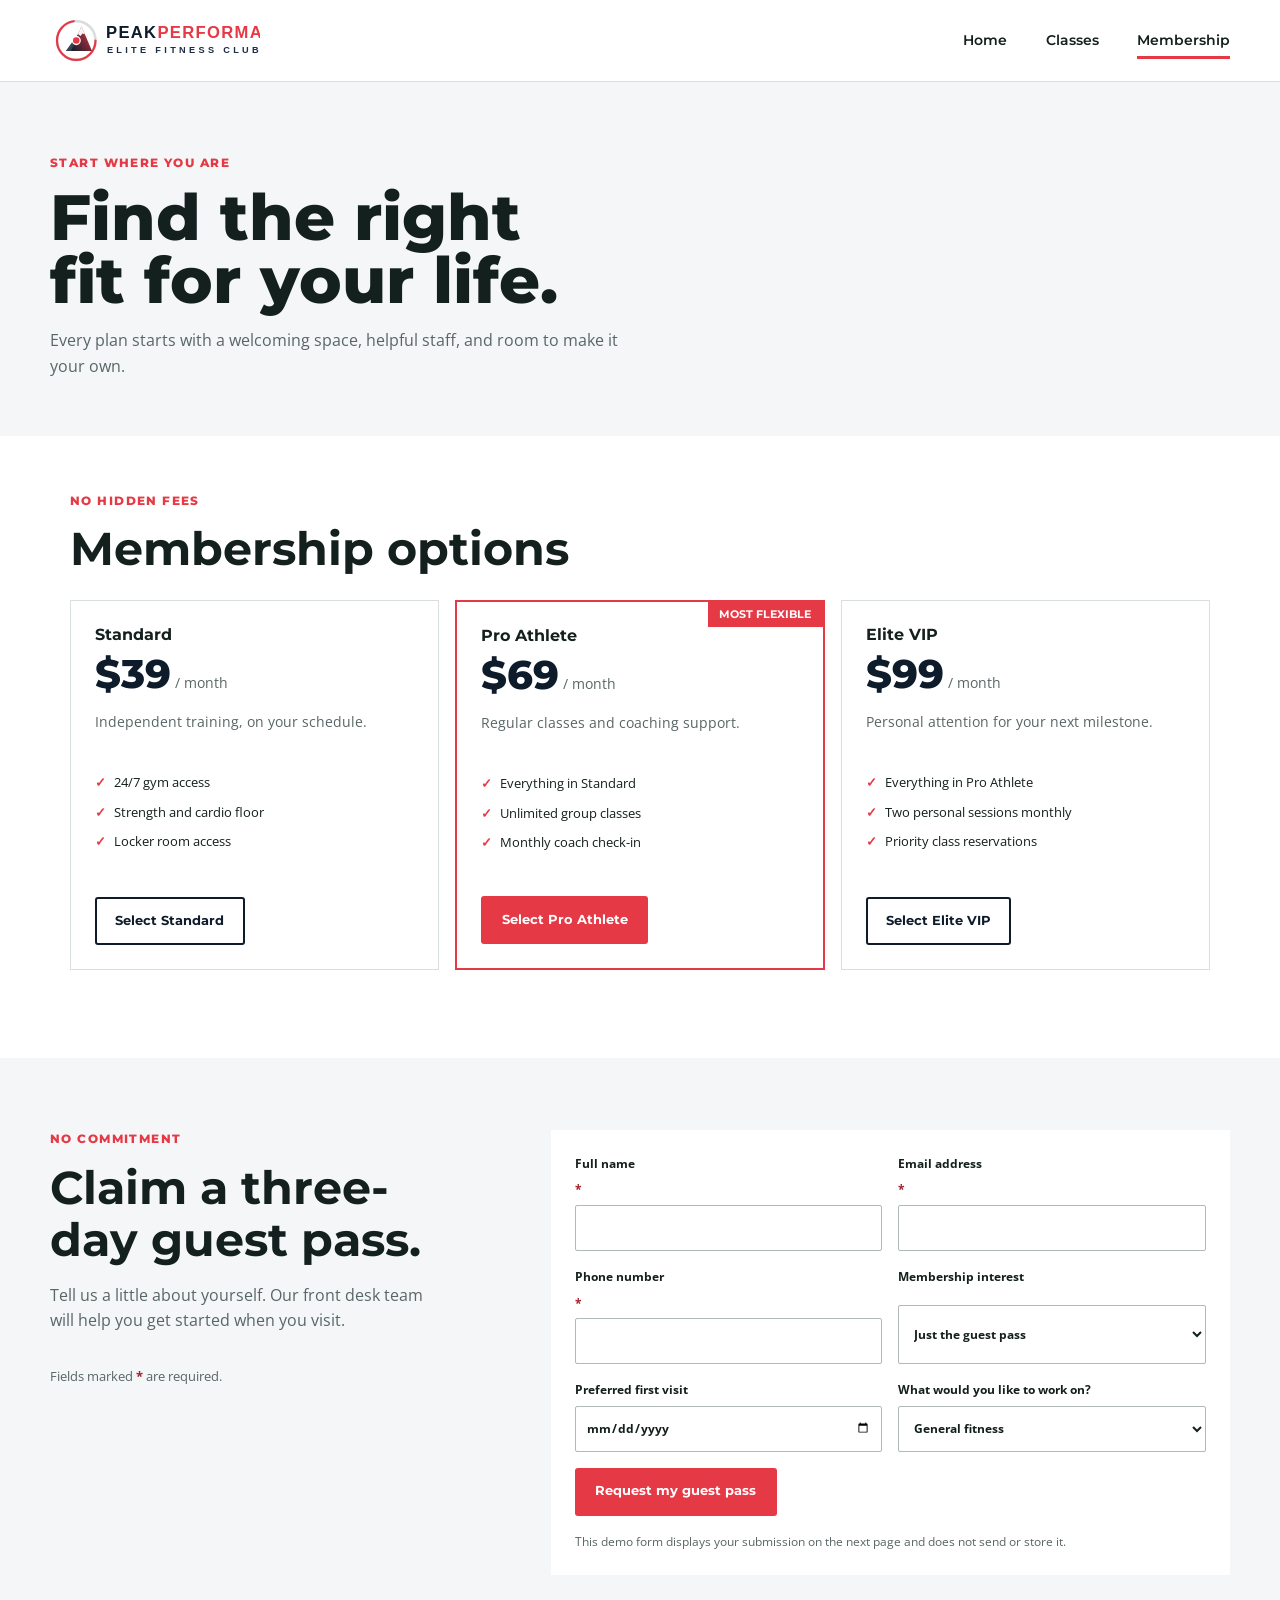
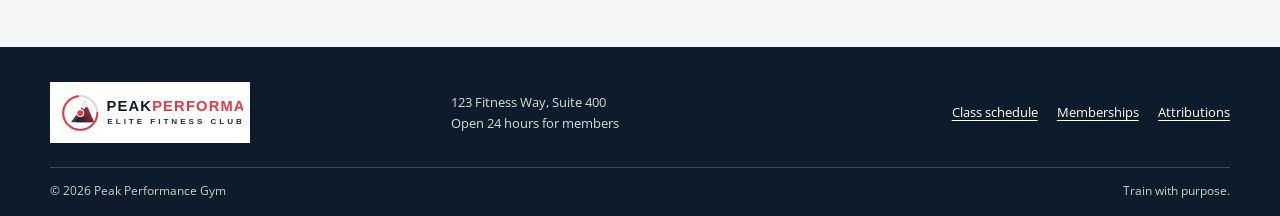
<file: project/membership.html>
<!DOCTYPE html>
<html lang="en">
<head>
  <meta charset="UTF-8">
  <meta name="viewport" content="width=device-width, initial-scale=1">
  <title>Membership and Guest Pass | Peak Performance Gym</title>
  <meta name="description" content="Compare Peak Performance Gym membership plans or request a complimentary three-day guest pass. Choose the training support that works for you.">
  <meta name="author" content="Kevin Nefi Balcazar Cespedez">
  <meta property="og:type" content="website">
  <meta property="og:title" content="Membership and Guest Pass | Peak Performance Gym">
  <meta property="og:description" content="Choose a membership or try Peak Performance Gym with a complimentary three-day guest pass.">
  <meta property="og:url" content="https://kevinnefi-bot.github.io/wdd231/project/membership.html">
  <meta property="og:image" content="https://images.unsplash.com/photo-1534438327276-14e5300c3a48?auto=format&fit=crop&w=1200&q=75">
  <meta property="og:image:alt" content="Modern strength training gym">
  <link rel="icon" href="images/favicon.svg" type="image/svg+xml">
  <link rel="preconnect" href="https://fonts.googleapis.com">
  <link rel="preconnect" href="https://fonts.gstatic.com" crossorigin>
  <link href="https://fonts.googleapis.com/css2?family=Montserrat:wght@500;600;700;800&family=Open+Sans:wght@400;600;700&display=swap" rel="stylesheet">
  <link rel="stylesheet" href="styles/site.css">
  <script type="module" src="scripts/site.js"></script>
</head>
<body>
  <a class="skip-link" href="#main-content">Skip to main content</a>
  <header class="site-header"><a class="brand" href="index.html" aria-label="Peak Performance Gym home"><img src="images/gym-logo.svg" width="200" height="50" alt="Peak Performance Gym"></a><button class="menu-toggle" type="button" aria-expanded="false" aria-controls="site-menu" aria-label="Open navigation"><span></span><span></span><span></span></button><nav id="site-menu" class="site-menu" aria-label="Main navigation"><a href="index.html">Home</a><a href="classes.html">Classes</a><a href="membership.html" aria-current="page">Membership</a></nav></header>
  <main id="main-content" class="page-main">
    <section class="page-heading"><p class="eyebrow">Start where you are</p><h1>Find the right<br>fit for your life.</h1><p>Every plan starts with a welcoming space, helpful staff, and room to make it your own.</p></section>
    <section class="section membership-page-plans" aria-labelledby="membership-title">
      <div class="section-heading"><p class="eyebrow">No hidden fees</p><h2 id="membership-title">Membership options</h2></div>
      <div class="plan-grid">
        <article class="plan-card"><p class="plan-name">Standard</p><p class="plan-price"><span>$39</span> / month</p><p>Independent training, on your schedule.</p><ul><li>24/7 gym access</li><li>Strength and cardio floor</li><li>Locker room access</li></ul><a class="button button-outline" href="#guest-pass" data-plan="standard">Select Standard</a></article>
        <article class="plan-card plan-card-featured"><p class="plan-tag">Most flexible</p><p class="plan-name">Pro Athlete</p><p class="plan-price"><span>$69</span> / month</p><p>Regular classes and coaching support.</p><ul><li>Everything in Standard</li><li>Unlimited group classes</li><li>Monthly coach check-in</li></ul><a class="button button-primary" href="#guest-pass" data-plan="pro">Select Pro Athlete</a></article>
        <article class="plan-card"><p class="plan-name">Elite VIP</p><p class="plan-price"><span>$99</span> / month</p><p>Personal attention for your next milestone.</p><ul><li>Everything in Pro Athlete</li><li>Two personal sessions monthly</li><li>Priority class reservations</li></ul><a class="button button-outline" href="#guest-pass" data-plan="elite">Select Elite VIP</a></article>
      </div>
    </section>
    <section id="guest-pass" class="form-section" aria-labelledby="guest-pass-title">
      <div class="form-intro"><p class="eyebrow">No commitment</p><h2 id="guest-pass-title">Claim a three-day guest pass.</h2><p>Tell us a little about yourself. Our front desk team will help you get started when you visit.</p><p class="form-note">Fields marked <span aria-hidden="true">*</span> are required.</p></div>
      <form class="guest-form" action="thankyou.html" method="get">
        <label for="full-name">Full name <span aria-hidden="true">*</span><input id="full-name" name="name" autocomplete="name" required minlength="2"></label>
        <label for="email">Email address <span aria-hidden="true">*</span><input id="email" name="email" type="email" autocomplete="email" required></label>
        <label for="phone">Phone number <span aria-hidden="true">*</span><input id="phone" name="phone" type="tel" autocomplete="tel" required minlength="7"></label>
        <label for="plan">Membership interest<select id="plan" name="plan"><option value="guest pass">Just the guest pass</option><option value="standard">Standard - $39/month</option><option value="pro">Pro Athlete - $69/month</option><option value="elite">Elite VIP - $99/month</option></select></label>
        <label for="visit-date">Preferred first visit<input id="visit-date" name="visitDate" type="date"></label>
        <label for="goals">What would you like to work on?<select id="goals" name="goal"><option value="general fitness">General fitness</option><option value="strength">Strength</option><option value="conditioning">Conditioning</option><option value="mobility">Mobility and recovery</option><option value="not sure yet">Not sure yet</option></select></label>
        <input id="class-interest" name="class" type="hidden">
        <button class="button button-primary form-submit" type="submit">Request my guest pass</button>
        <p class="privacy-note">This demo form displays your submission on the next page and does not send or store it.</p>
      </form>
    </section>
  </main>
  <footer class="site-footer"><div class="footer-main"><a class="brand footer-brand" href="index.html"><img src="images/gym-logo.svg" width="200" height="50" alt="Peak Performance Gym" loading="lazy"></a><p>123 Fitness Way, Suite 400<br>Open 24 hours for members</p><nav aria-label="Footer navigation"><a href="classes.html">Class schedule</a><a href="membership.html">Memberships</a><a href="attributions.html">Attributions</a></nav></div><div class="footer-bottom"><span>&copy; <span data-current-year>2026</span> Peak Performance Gym</span><span>Train with purpose.</span></div></footer>
</body>
</html>
</file>
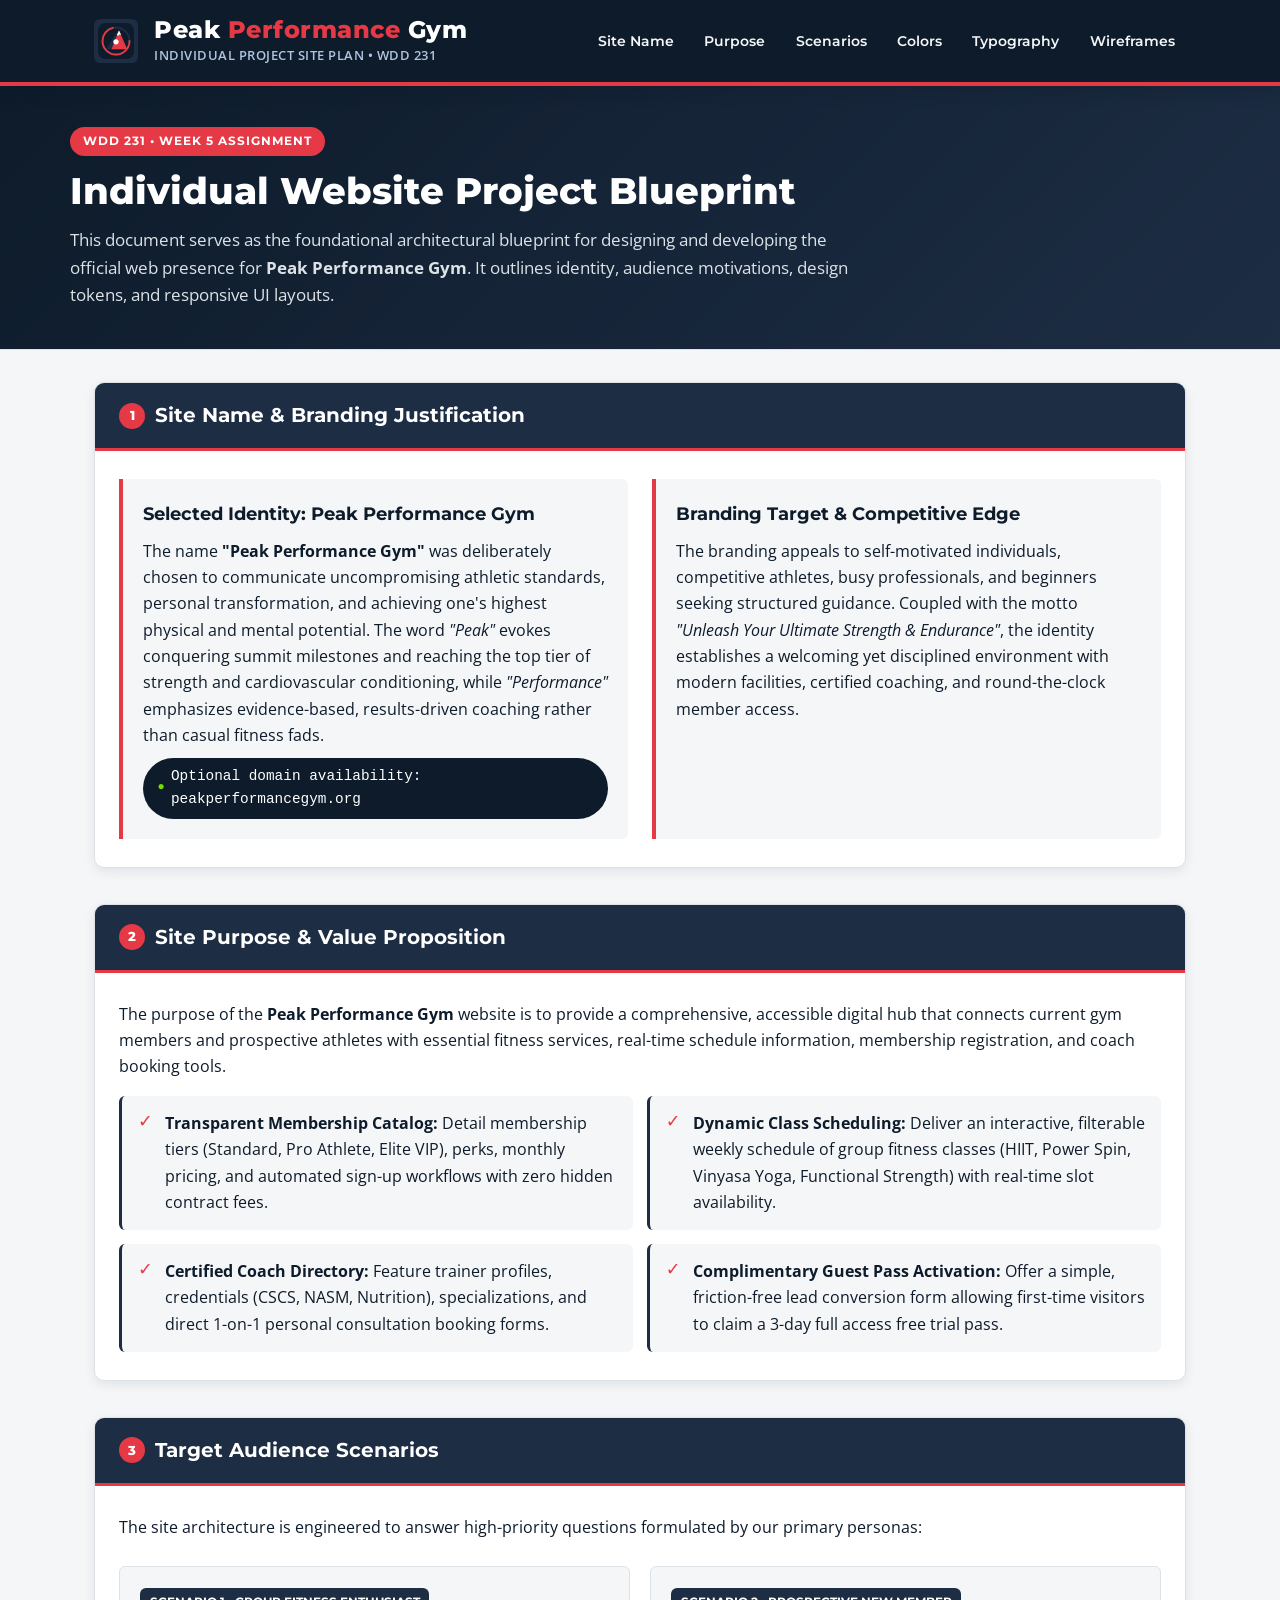
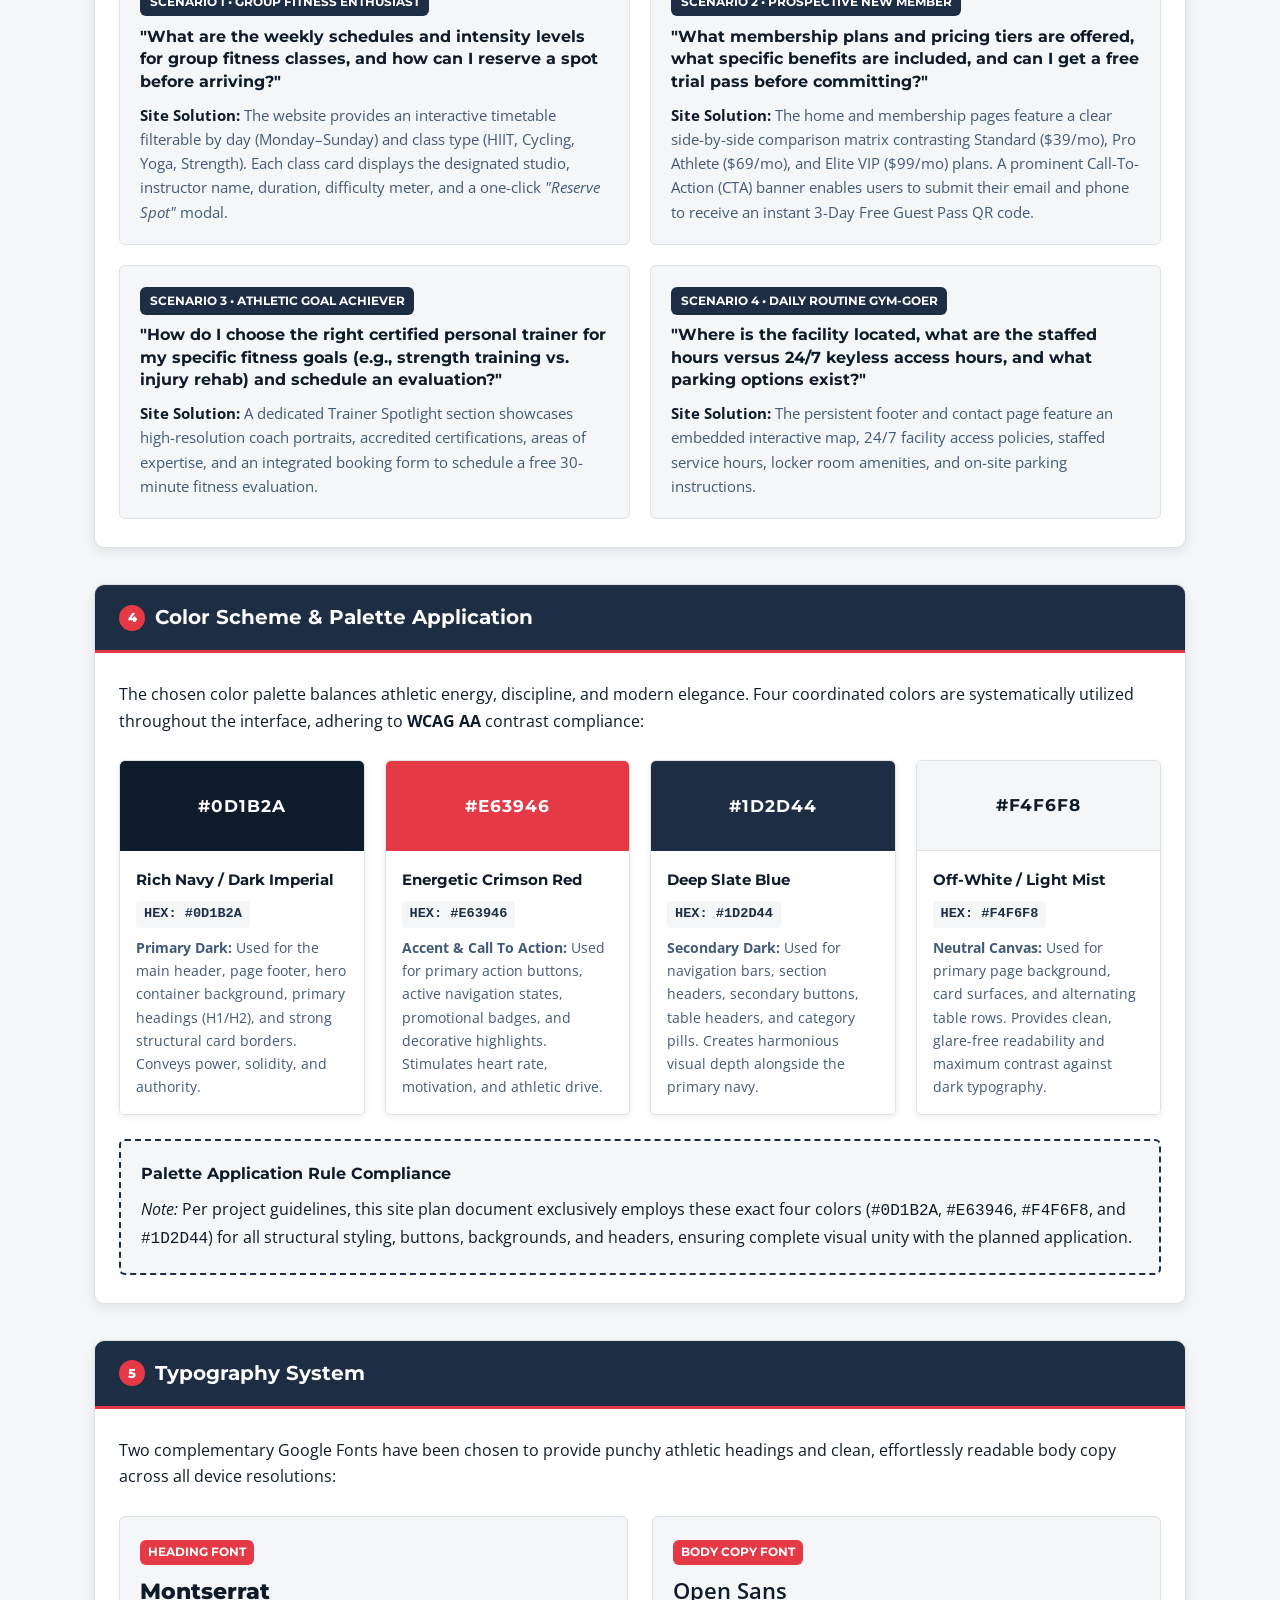
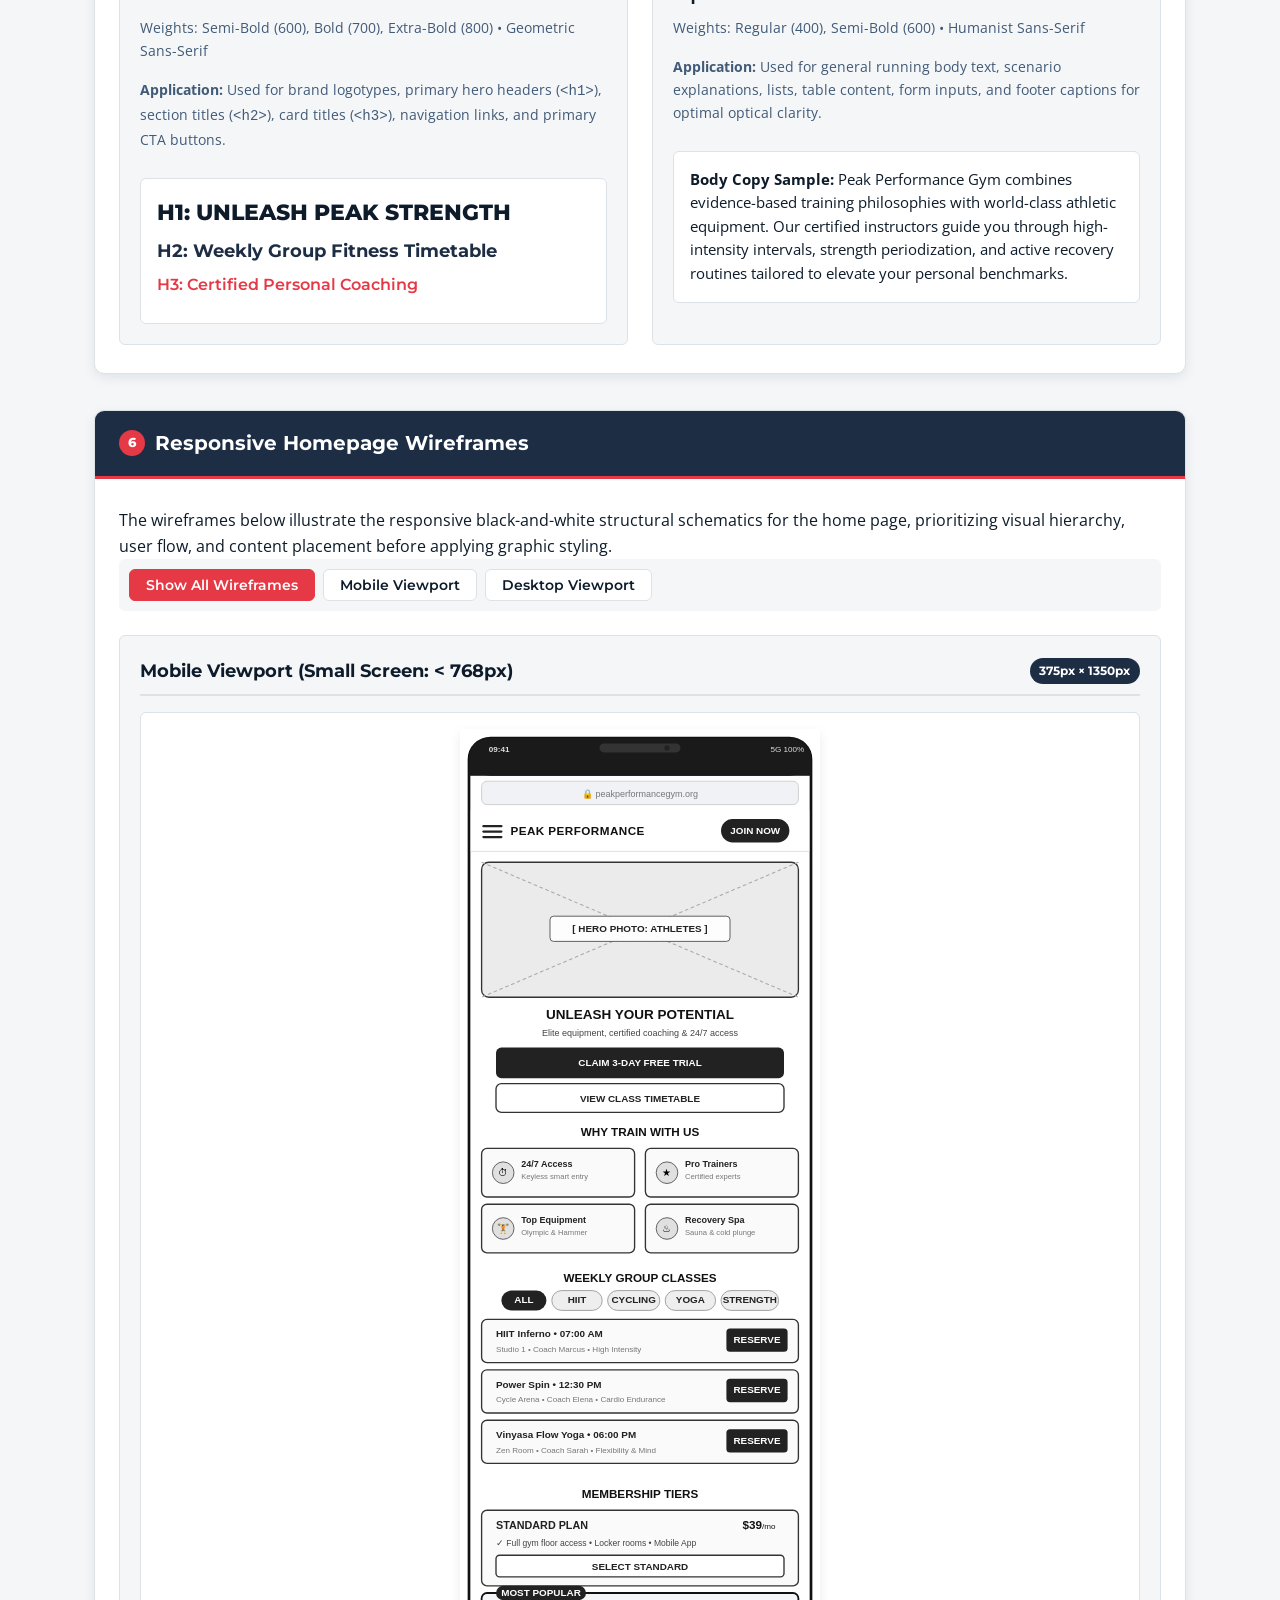
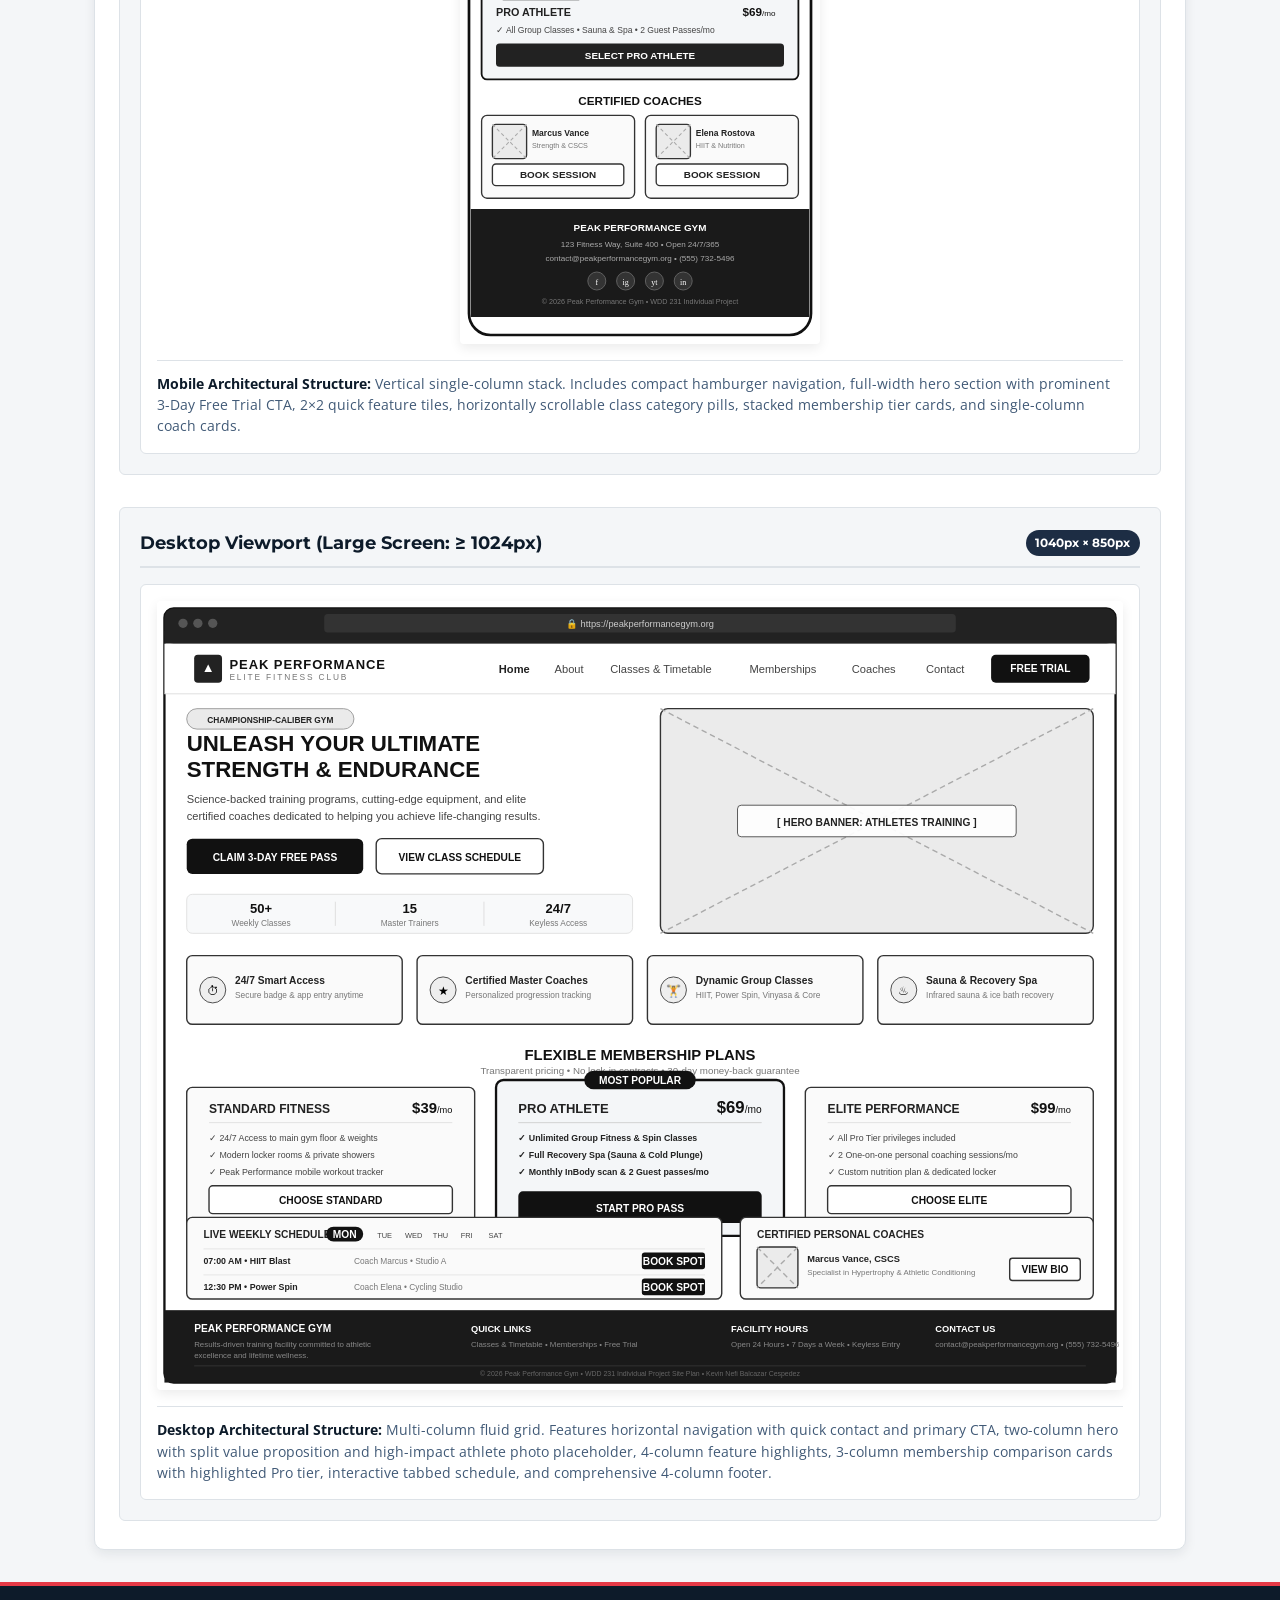
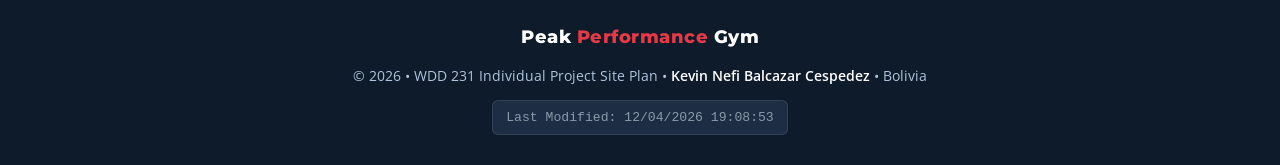
<file: project/siteplan.html>
<!DOCTYPE html>
<html lang="en">
<head>
  <meta charset="UTF-8">
  <meta name="viewport" content="width=device-width, initial-scale=1.0">
  <title>Peak Performance Gym - Individual Project Site Plan | WDD 231</title>
  <meta name="description" content="Comprehensive individual project site plan for Peak Performance Gym featuring branding identity, site purpose, target scenarios, color palette, typography system, and responsive wireframes for WDD 231.">
  <meta name="author" content="Kevin Nefi Balcazar Cespedez">

  <!-- Open Graph Meta Tags (Absolute URLs Required) -->
  <meta property="og:title" content="Peak Performance Gym - Individual Project Site Plan">
  <meta property="og:type" content="website">
  <meta property="og:description" content="Comprehensive website planning blueprint for Peak Performance Gym, including branding justification, user scenarios, color scheme, typography specimens, and mobile and desktop wireframes.">
  <meta property="og:url" content="https://kevinnefi-bot.github.io/wdd231/project/siteplan.html">
  <meta property="og:image" content="https://kevinnefi-bot.github.io/wdd231/project/images/site-plan-preview.webp">
  <meta property="og:image:alt" content="Peak Performance Gym Site Plan Blueprint">
  <meta property="og:image:width" content="1200">
  <meta property="og:image:height" content="630">

  <!-- Favicon -->
  <link rel="icon" href="images/favicon.svg" type="image/svg+xml">

  <!-- Google Fonts Preconnect and Stylesheet (Strict Loading Rule: No @import) -->
  <link rel="preconnect" href="https://fonts.googleapis.com">
  <link rel="preconnect" href="https://fonts.gstatic.com" crossorigin>
  <link href="https://fonts.googleapis.com/css2?family=Montserrat:wght@400;600;700;800&family=Open+Sans:wght@400;600&display=swap" rel="stylesheet">

  <!-- Stylesheet -->
  <link rel="stylesheet" href="styles/siteplan.css">

  <!-- Deferred Script -->
  <script src="scripts/siteplan.js" defer></script>
</head>
<body>
  <!-- Accessibility Skip Link -->
  <a href="#main-content" class="skip-link">Skip to main content</a>

  <!-- Site Header -->
  <header class="site-header">
    <div class="header-container">
      <div class="branding-group">
        <img src="images/favicon.svg" alt="Peak Performance Gym Emblem" width="44" height="44" loading="lazy" class="header-logo">
        <div class="header-title-block">
          <h1>Peak <span>Performance</span> Gym</h1>
          <p class="header-subtitle">Individual Project Site Plan • WDD 231</p>
        </div>
      </div>

      <nav class="site-nav" aria-label="Site Plan Quick Navigation">
        <ul class="nav-list">
          <li><a href="#site-name" class="nav-link">Site Name</a></li>
          <li><a href="#site-purpose" class="nav-link">Purpose</a></li>
          <li><a href="#scenarios" class="nav-link">Scenarios</a></li>
          <li><a href="#color-scheme" class="nav-link">Colors</a></li>
          <li><a href="#typography" class="nav-link">Typography</a></li>
          <li><a href="#wireframes" class="nav-link">Wireframes</a></li>
        </ul>
      </nav>
    </div>
  </header>

  <!-- Banner / Hero Section -->
  <section class="plan-banner" aria-labelledby="banner-heading">
    <div class="banner-content">
      <span class="plan-badge">WDD 231 • Week 5 Assignment</span>
      <h2 id="banner-heading" class="banner-title">Individual Website Project Blueprint</h2>
      <p class="banner-lead">
        This document serves as the foundational architectural blueprint for designing and developing the 
        official web presence for <strong>Peak Performance Gym</strong>. It outlines identity, audience motivations, 
        design tokens, and responsive UI layouts.
      </p>
    </div>
  </section>

  <!-- Main Content -->
  <main id="main-content" class="main-wrapper">

    <!-- 1. Site Name & Branding Justification -->
    <section id="site-name" class="plan-section" aria-labelledby="heading-sitename">
      <div class="section-header">
        <h2 id="heading-sitename" class="section-title">
          <span class="section-number">1</span> Site Name &amp; Branding Justification
        </h2>
      </div>
      <div class="section-body">
        <div class="branding-card-grid">
          <div class="highlight-box">
            <h3>Selected Identity: Peak Performance Gym</h3>
            <p>
              The name <strong>"Peak Performance Gym"</strong> was deliberately chosen to communicate 
              uncompromising athletic standards, personal transformation, and achieving one's highest physical 
              and mental potential. The word <em>"Peak"</em> evokes conquering summit milestones and reaching the 
              top tier of strength and cardiovascular conditioning, while <em>"Performance"</em> emphasizes 
              evidence-based, results-driven coaching rather than casual fitness fads.
            </p>
            <p class="domain-pill">
              <span>●</span> Optional domain availability: peakperformancegym.org
            </p>
          </div>

          <div class="highlight-box">
            <h3>Branding Target &amp; Competitive Edge</h3>
            <p>
              The branding appeals to self-motivated individuals, competitive athletes, busy professionals, and beginners 
              seeking structured guidance. Coupled with the motto <em>"Unleash Your Ultimate Strength &amp; Endurance"</em>, 
              the identity establishes a welcoming yet disciplined environment with modern facilities, certified coaching, 
              and round-the-clock member access.
            </p>
          </div>
        </div>
      </div>
    </section>

    <!-- 2. Site Purpose -->
    <section id="site-purpose" class="plan-section" aria-labelledby="heading-purpose">
      <div class="section-header">
        <h2 id="heading-purpose" class="section-title">
          <span class="section-number">2</span> Site Purpose &amp; Value Proposition
        </h2>
      </div>
      <div class="section-body">
        <p>
          The purpose of the <strong>Peak Performance Gym</strong> website is to provide a comprehensive, 
          accessible digital hub that connects current gym members and prospective athletes with essential fitness 
          services, real-time schedule information, membership registration, and coach booking tools.
        </p>

        <ul class="purpose-list">
          <li class="purpose-item">
            <span class="purpose-icon">✓</span>
            <div>
              <strong>Transparent Membership Catalog:</strong> Detail membership tiers (Standard, Pro Athlete, Elite VIP), 
              perks, monthly pricing, and automated sign-up workflows with zero hidden contract fees.
            </div>
          </li>
          <li class="purpose-item">
            <span class="purpose-icon">✓</span>
            <div>
              <strong>Dynamic Class Scheduling:</strong> Deliver an interactive, filterable weekly schedule of group fitness 
              classes (HIIT, Power Spin, Vinyasa Yoga, Functional Strength) with real-time slot availability.
            </div>
          </li>
          <li class="purpose-item">
            <span class="purpose-icon">✓</span>
            <div>
              <strong>Certified Coach Directory:</strong> Feature trainer profiles, credentials (CSCS, NASM, Nutrition), 
              specializations, and direct 1-on-1 personal consultation booking forms.
            </div>
          </li>
          <li class="purpose-item">
            <span class="purpose-icon">✓</span>
            <div>
              <strong>Complimentary Guest Pass Activation:</strong> Offer a simple, friction-free lead conversion form allowing 
              first-time visitors to claim a 3-day full access free trial pass.
            </div>
          </li>
        </ul>
      </div>
    </section>

    <!-- 3. Target Audience Scenarios -->
    <section id="scenarios" class="plan-section" aria-labelledby="heading-scenarios">
      <div class="section-header">
        <h2 id="heading-scenarios" class="section-title">
          <span class="section-number">3</span> Target Audience Scenarios
        </h2>
      </div>
      <div class="section-body">
        <p>
          The site architecture is engineered to answer high-priority questions formulated by our primary personas:
        </p>
        <br>
        <div class="scenarios-grid">
          <article class="scenario-card">
            <span class="scenario-persona-tag">Scenario 1 • Group Fitness Enthusiast</span>
            <h3 class="scenario-question">
              "What are the weekly schedules and intensity levels for group fitness classes, and how can I reserve a spot before arriving?"
            </h3>
            <p class="scenario-solution">
              <strong>Site Solution:</strong> The website provides an interactive timetable filterable by day (Monday–Sunday) 
              and class type (HIIT, Cycling, Yoga, Strength). Each class card displays the designated studio, instructor name, 
              duration, difficulty meter, and a one-click <em>"Reserve Spot"</em> modal.
            </p>
          </article>

          <article class="scenario-card">
            <span class="scenario-persona-tag">Scenario 2 • Prospective New Member</span>
            <h3 class="scenario-question">
              "What membership plans and pricing tiers are offered, what specific benefits are included, and can I get a free trial pass before committing?"
            </h3>
            <p class="scenario-solution">
              <strong>Site Solution:</strong> The home and membership pages feature a clear side-by-side comparison matrix 
              contrasting Standard ($39/mo), Pro Athlete ($69/mo), and Elite VIP ($99/mo) plans. A prominent Call-To-Action (CTA) 
              banner enables users to submit their email and phone to receive an instant 3-Day Free Guest Pass QR code.
            </p>
          </article>

          <article class="scenario-card">
            <span class="scenario-persona-tag">Scenario 3 • Athletic Goal Achiever</span>
            <h3 class="scenario-question">
              "How do I choose the right certified personal trainer for my specific fitness goals (e.g., strength training vs. injury rehab) and schedule an evaluation?"
            </h3>
            <p class="scenario-solution">
              <strong>Site Solution:</strong> A dedicated Trainer Spotlight section showcases high-resolution coach portraits, 
              accredited certifications, areas of expertise, and an integrated booking form to schedule a free 30-minute fitness evaluation.
            </p>
          </article>

          <article class="scenario-card">
            <span class="scenario-persona-tag">Scenario 4 • Daily Routine Gym-Goer</span>
            <h3 class="scenario-question">
              "Where is the facility located, what are the staffed hours versus 24/7 keyless access hours, and what parking options exist?"
            </h3>
            <p class="scenario-solution">
              <strong>Site Solution:</strong> The persistent footer and contact page feature an embedded interactive map, 
              24/7 facility access policies, staffed service hours, locker room amenities, and on-site parking instructions.
            </p>
          </article>
        </div>
      </div>
    </section>

    <!-- 4. Color Scheme -->
    <section id="color-scheme" class="plan-section" aria-labelledby="heading-colors">
      <div class="section-header">
        <h2 id="heading-colors" class="section-title">
          <span class="section-number">4</span> Color Scheme &amp; Palette Application
        </h2>
      </div>
      <div class="section-body">
        <p>
          The chosen color palette balances athletic energy, discipline, and modern elegance. Four coordinated 
          colors are systematically utilized throughout the interface, adhering to <strong>WCAG AA</strong> contrast compliance:
        </p>
        <br>
        <div class="color-swatches-grid">
          <!-- Color 1: Primary Dark -->
          <div class="color-card">
            <div class="swatch-box swatch-primary">#0D1B2A</div>
            <div class="swatch-info">
              <h4>Rich Navy / Dark Imperial</h4>
              <span class="swatch-hex">HEX: #0D1B2A</span>
              <p class="swatch-desc">
                <strong>Primary Dark:</strong> Used for the main header, page footer, hero container background, primary headings (H1/H2), and strong structural card borders. Conveys power, solidity, and authority.
              </p>
            </div>
          </div>

          <!-- Color 2: Accent Red -->
          <div class="color-card">
            <div class="swatch-box swatch-accent">#E63946</div>
            <div class="swatch-info">
              <h4>Energetic Crimson Red</h4>
              <span class="swatch-hex">HEX: #E63946</span>
              <p class="swatch-desc">
                <strong>Accent &amp; Call To Action:</strong> Used for primary action buttons, active navigation states, promotional badges, and decorative highlights. Stimulates heart rate, motivation, and athletic drive.
              </p>
            </div>
          </div>

          <!-- Color 3: Secondary Dark -->
          <div class="color-card">
            <div class="swatch-box swatch-secondary">#1D2D44</div>
            <div class="swatch-info">
              <h4>Deep Slate Blue</h4>
              <span class="swatch-hex">HEX: #1D2D44</span>
              <p class="swatch-desc">
                <strong>Secondary Dark:</strong> Used for navigation bars, section headers, secondary buttons, table headers, and category pills. Creates harmonious visual depth alongside the primary navy.
              </p>
            </div>
          </div>

          <!-- Color 4: Neutral Light -->
          <div class="color-card">
            <div class="swatch-box swatch-neutral">#F4F6F8</div>
            <div class="swatch-info">
              <h4>Off-White / Light Mist</h4>
              <span class="swatch-hex">HEX: #F4F6F8</span>
              <p class="swatch-desc">
                <strong>Neutral Canvas:</strong> Used for primary page background, card surfaces, and alternating table rows. Provides clean, glare-free readability and maximum contrast against dark typography.
              </p>
            </div>
          </div>
        </div>

        <div class="palette-rules-box">
          <h4>Palette Application Rule Compliance</h4>
          <p>
            <em>Note:</em> Per project guidelines, this site plan document exclusively employs these exact four 
            colors (<code>#0D1B2A</code>, <code>#E63946</code>, <code>#F4F6F8</code>, and <code>#1D2D44</code>) 
            for all structural styling, buttons, backgrounds, and headers, ensuring complete visual unity with the planned application.
          </p>
        </div>
      </div>
    </section>

    <!-- 5. Typography -->
    <section id="typography" class="plan-section" aria-labelledby="heading-typography">
      <div class="section-header">
        <h2 id="heading-typography" class="section-title">
          <span class="section-number">5</span> Typography System
        </h2>
      </div>
      <div class="section-body">
        <p>
          Two complementary Google Fonts have been chosen to provide punchy athletic headings and clean, 
          effortlessly readable body copy across all device resolutions:
        </p>
        <br>
        <div class="typography-grid">
          <!-- Heading Font -->
          <div class="font-card">
            <span class="font-badge">Heading Font</span>
            <h3 class="font-name font-heading-sample">Montserrat</h3>
            <p class="font-meta">Weights: Semi-Bold (600), Bold (700), Extra-Bold (800) • Geometric Sans-Serif</p>
            <p class="swatch-desc">
              <strong>Application:</strong> Used for brand logotypes, primary hero headers (<code>&lt;h1&gt;</code>), 
              section titles (<code>&lt;h2&gt;</code>), card titles (<code>&lt;h3&gt;</code>), navigation links, and primary CTA buttons.
            </p>
            <br>
            <div class="font-specimen-box">
              <div class="specimen-h1">H1: UNLEASH PEAK STRENGTH</div>
              <div class="specimen-h2">H2: Weekly Group Fitness Timetable</div>
              <div class="specimen-h3">H3: Certified Personal Coaching</div>
            </div>
          </div>

          <!-- Body Font -->
          <div class="font-card">
            <span class="font-badge">Body Copy Font</span>
            <h3 class="font-name font-body-sample">Open Sans</h3>
            <p class="font-meta">Weights: Regular (400), Semi-Bold (600) • Humanist Sans-Serif</p>
            <p class="swatch-desc">
              <strong>Application:</strong> Used for general running body text, scenario explanations, lists, table content, 
              form inputs, and footer captions for optimal optical clarity.
            </p>
            <br>
            <div class="font-specimen-box">
              <p class="specimen-p">
                <strong>Body Copy Sample:</strong> Peak Performance Gym combines evidence-based training philosophies 
                with world-class athletic equipment. Our certified instructors guide you through high-intensity 
                intervals, strength periodization, and active recovery routines tailored to elevate your personal benchmarks.
              </p>
            </div>
          </div>
        </div>
      </div>
    </section>

    <!-- 6. Wireframes -->
    <section id="wireframes" class="plan-section" aria-labelledby="heading-wireframes">
      <div class="section-header">
        <h2 id="heading-wireframes" class="section-title">
          <span class="section-number">6</span> Responsive Homepage Wireframes
        </h2>
      </div>
      <div class="section-body">
        <p>
          The wireframes below illustrate the responsive black-and-white structural schematics for the home page, 
          prioritizing visual hierarchy, user flow, and content placement before applying graphic styling.
        </p>

        <!-- Interactive View Controls -->
        <div class="wireframe-controls">
          <button type="button" class="wireframe-toggle-btn active" data-view="all" aria-pressed="true">Show All Wireframes</button>
          <button type="button" class="wireframe-toggle-btn" data-view="mobile" aria-pressed="false">Mobile Viewport</button>
          <button type="button" class="wireframe-toggle-btn" data-view="desktop" aria-pressed="false">Desktop Viewport</button>
        </div>

        <div class="wireframes-layout">
          <!-- Mobile Wireframe -->
          <article id="wireframe-mobile" class="wireframe-card wireframe-view">
            <div class="wireframe-card-header">
              <h3 class="wireframe-card-title">Mobile Viewport (Small Screen: &lt; 768px)</h3>
              <span class="viewport-badge">375px × 1350px</span>
            </div>
            <figure class="wireframe-figure wireframe-figure-sm">
              <img 
                src="images/wireframe-small.svg" 
                alt="Black and white wireframe sketch for mobile viewport displaying single-column layout with top hamburger header, stacked hero image placeholder, CTAs, 2x2 feature grid, weekly class schedule list, stacked membership tiers, and mobile footer" 
                width="400" 
                height="1350" 
                loading="lazy" 
                class="wireframe-img">
              <figcaption class="wireframe-caption">
                <strong>Mobile Architectural Structure:</strong> Vertical single-column stack. Includes compact hamburger navigation, 
                full-width hero section with prominent 3-Day Free Trial CTA, 2×2 quick feature tiles, horizontally scrollable class category pills, 
                stacked membership tier cards, and single-column coach cards.
              </figcaption>
            </figure>
          </article>

          <!-- Desktop Wireframe -->
          <article id="wireframe-desktop" class="wireframe-card wireframe-view">
            <div class="wireframe-card-header">
              <h3 class="wireframe-card-title">Desktop Viewport (Large Screen: ≥ 1024px)</h3>
              <span class="viewport-badge">1040px × 850px</span>
            </div>
            <figure class="wireframe-figure wireframe-figure-lg">
              <img 
                src="images/wireframe-large.svg" 
                alt="Black and white wireframe sketch for desktop viewport displaying multi-column layout with horizontal top navigation, two-column split hero section, 4-column value highlights bar, 3-column membership comparison table, interactive weekly timetable grid, and four-column footer" 
                width="1040" 
                height="850" 
                loading="lazy" 
                class="wireframe-img">
              <figcaption class="wireframe-caption">
                <strong>Desktop Architectural Structure:</strong> Multi-column fluid grid. Features horizontal navigation with quick contact 
                and primary CTA, two-column hero with split value proposition and high-impact athlete photo placeholder, 4-column feature highlights, 
                3-column membership comparison cards with highlighted Pro tier, interactive tabbed schedule, and comprehensive 4-column footer.
              </figcaption>
            </figure>
          </article>
        </div>
      </div>
    </section>

  </main>

  <!-- Site Footer -->
  <footer class="site-footer">
    <div class="footer-container">
      <p class="footer-brand">Peak <span>Performance</span> Gym</p>
      <p class="footer-text">
        &copy; <span id="current-year">2026</span> • WDD 231 Individual Project Site Plan • 
        <span class="footer-student">Kevin Nefi Balcazar Cespedez</span> • Bolivia
      </p>
      <p class="footer-modified">
        Last Modified: <span id="last-modified"></span>
      </p>
    </div>
  </footer>
</body>
</html>
</file>
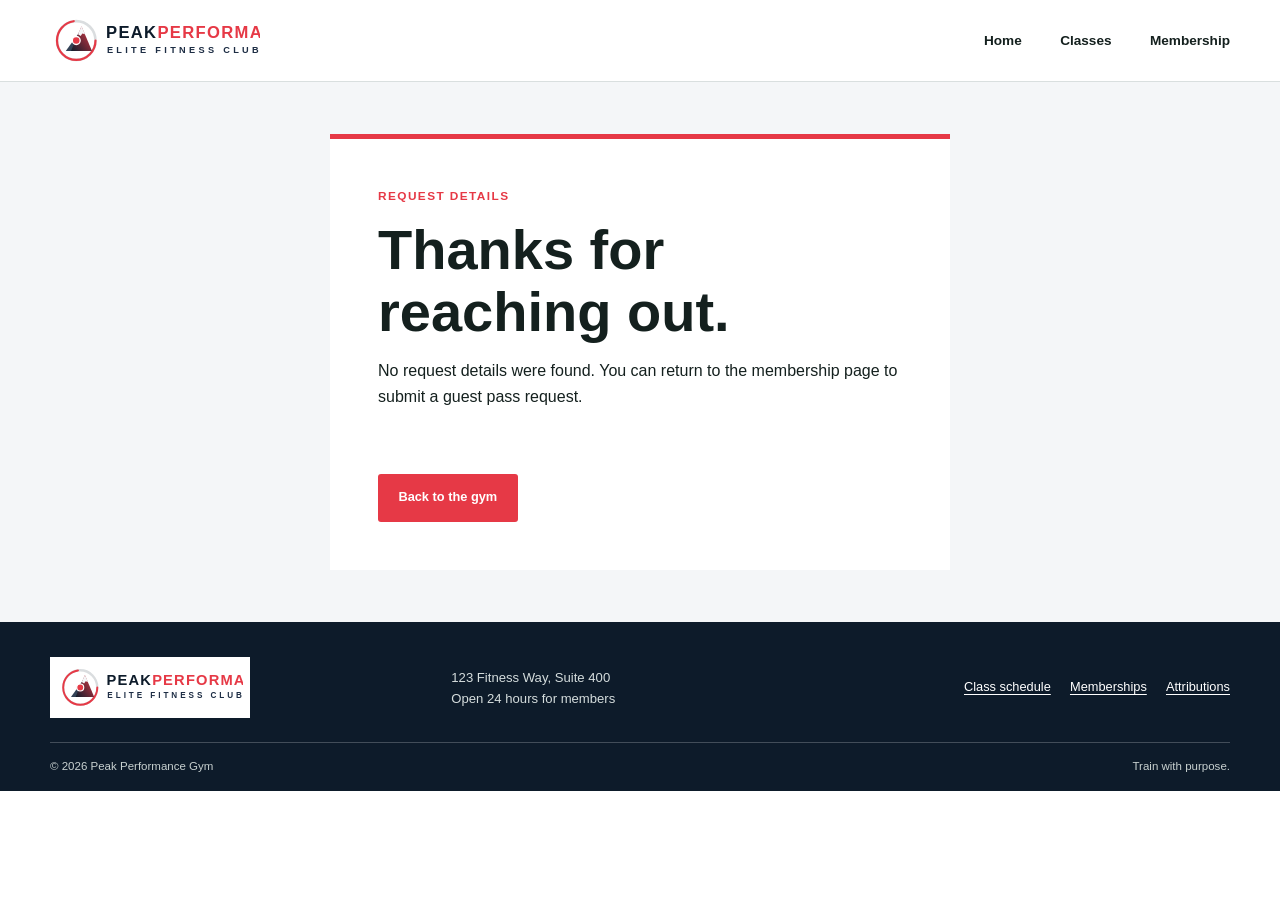
<file: project/thankyou.html>
<!DOCTYPE html>
<html lang="en">
<head>
  <meta charset="UTF-8">
  <meta name="viewport" content="width=device-width, initial-scale=1">
  <title>Guest Pass Request | Peak Performance Gym</title>
  <meta name="description" content="Review your Peak Performance Gym guest pass request and plan your first visit.">
  <meta name="author" content="Kevin Nefi Balcazar Cespedez">
  <meta property="og:type" content="website">
  <meta property="og:title" content="Guest Pass Request | Peak Performance Gym">
  <meta property="og:description" content="Your Peak Performance Gym guest pass request details.">
  <meta property="og:url" content="https://kevinnefi-bot.github.io/wdd231/project/thankyou.html">
  <link rel="icon" href="images/favicon.svg" type="image/svg+xml">
  <link rel="stylesheet" href="styles/site.css">
  <script type="module" src="scripts/site.js"></script>
</head>
<body>
  <a class="skip-link" href="#main-content">Skip to main content</a>
  <header class="site-header"><a class="brand" href="index.html" aria-label="Peak Performance Gym home"><img src="images/gym-logo.svg" width="200" height="50" alt="Peak Performance Gym"></a><nav class="site-menu site-menu-static" aria-label="Main navigation"><a href="index.html">Home</a><a href="classes.html">Classes</a><a href="membership.html">Membership</a></nav></header>
  <main id="main-content" class="page-main confirmation-main"><section class="confirmation" aria-labelledby="confirmation-title"><p class="eyebrow">Request details</p><h1 id="confirmation-title">Thanks for reaching out.</h1><p id="confirmation-message">Your guest pass request details are below.</p><dl id="submission-details" class="submission-details"></dl><a class="button button-primary" href="index.html">Back to the gym</a></section></main>
  <footer class="site-footer"><div class="footer-main"><a class="brand footer-brand" href="index.html"><img src="images/gym-logo.svg" width="200" height="50" alt="Peak Performance Gym" loading="lazy"></a><p>123 Fitness Way, Suite 400<br>Open 24 hours for members</p><nav aria-label="Footer navigation"><a href="classes.html">Class schedule</a><a href="membership.html">Memberships</a><a href="attributions.html">Attributions</a></nav></div><div class="footer-bottom"><span>&copy; <span data-current-year>2026</span> Peak Performance Gym</span><span>Train with purpose.</span></div></footer>
</body>
</html>
</file>
<file: styles/small.css>
body {
    font-family: 'Roboto', sans-serif;
    margin: 0;
    padding: 0;
    background-color: #f4f4f9;
    color: #333333;
}

header {
    display: grid;
    grid-template-columns: 48px auto 44px;
    align-items: center;
    background-color: #003366;
    color: #ffffff;
    padding: 0.5rem 1rem;
}

header span {
    font-size: 1.2rem;
    font-weight: bold;
    margin-left: 10px;
}

/* Botón Hamburguesa */
.hamburger {
    background: none;
    border: none;
    color: white;
    font-size: 2rem;
    cursor: pointer;
}

.hamburger::before {
    content: "\2630";
}

.hamburger.show::before {
    content: "\00D7";
}

/* Navegación Móvil */
.navigation {
    display: none;
    background-color: #002244;
}

.navigation.show {
    display: block;
}

.navigation ul {
    list-style-type: none;
    margin: 0;
    padding: 0;
}

.navigation li a {
    display: block;
    padding: 0.75rem 1rem;
    color: #ffffff;
    text-decoration: none;
    border-bottom: 1px solid #003366;
}

.navigation li.active a,
.navigation li a:hover {
    background-color: #004488;
}

/* Secciones y Tarjetas */
main {
    padding: 1rem;
}

.grid-container {
    display: grid;
    grid-template-columns: 1fr;
    gap: 1rem;
}

.card {
    background: #ffffff;
    padding: 1rem;
    border-radius: 8px;
    box-shadow: 0 2px 5px rgba(0,0,0,0.1);
}

.card h2 {
    margin-top: 0;
    color: #003366;
}

/* Filtros y Tarjetas de Cursos */
.filters {
    margin-bottom: 1rem;
}

.filters button {
    padding: 0.5rem 1rem;
    margin-right: 0.5rem;
    border: none;
    background-color: #003366;
    color: white;
    border-radius: 4px;
    cursor: pointer;
}

.filters button:hover {
    background-color: #004488;
}

.course-grid {
    display: grid;
    grid-template-columns: 1fr;
    gap: 0.5rem;
}

.course-card {
    padding: 0.75rem;
    border-radius: 4px;
    border: 1px solid #cccccc;
}

.course-card.completed {
    background-color: #d4edda;
    border-color: #c3e6cb;
    color: #155724;
}

.course-card.pending {
    background-color: #f8d7da;
    border-color: #f5c6cb;
    color: #721c24;
}

/* Footer y Flexbox */
footer {
    background-color: #003366;
    color: white;
    text-align: center;
    padding: 1rem;
    margin-top: 2rem;
}

.social-links {
    display: flex; /* Flexbox requerido */
    justify-content: center;
    align-items: center;
    gap: 1.5rem;
    margin-bottom: 0.5rem;
}

.social-links img {
    filter: brightness(0) invert(1);
}
</file>
<file: styles/larger.css>
@media (min-width: 600px) {
    #hamburger-btn {
        display: none;
    }

    .navigation {
        display: block !important;
        background-color: #002244;
    }

    .navigation ul {
        display: flex; /* Flexbox para menú horizontal */
        justify-content: space-around;
        align-items: center;
    }

    .navigation li a {
        border-bottom: none;
    }

    .grid-container {
        grid-template-columns: repeat(2, 1fr);
    }

    .certificate-section {
        grid-column: span 2;
    }

    .course-grid {
        grid-template-columns: repeat(3, 1fr);
    }
}
</file>
<file: chamber/styles/small.css>
:root {
    --primary-color: #0b3c5d;
    --secondary-color: #328cc1;
    --text-color: #1d2731;
    --bg-light: #f4f6f8;
    --white: #ffffff;
}

body {
    font-family: 'Roboto', Arial, sans-serif;
    margin: 0;
    padding: 0;
    background-color: var(--bg-light);
    color: var(--text-color);
}

header {
    display: flex;
    justify-content: space-between;
    align-items: center;
    padding: 1rem;
    background-color: var(--primary-color);
    color: var(--white);
}

.logo-box {
    display: flex;
    align-items: center;
    gap: 10px;
}

.site-title {
    font-size: 1.1rem;
    font-weight: bold;
}

#hamburger-btn {
    background: none;
    border: none;
    color: var(--white);
    font-size: 1.8rem;
    cursor: pointer;
}

nav {
    display: none;
}

nav.open {
    display: block;
}

.navigation {
    list-style: none;
    padding: 0;
    margin: 0;
}

.navigation li a {
    display: block;
    padding: 0.8rem 1rem;
    color: var(--white);
    text-decoration: none;
}

.navigation li a:hover, .navigation li a.active {
    background-color: var(--secondary-color);
}

main {
    padding: 1.5rem;
    max-width: 1200px;
    margin: 0 auto;
}

footer {
    background-color: var(--primary-color);
    color: var(--white);
    text-align: center;
    padding: 1.5rem;
    margin-top: 2rem;
}
</file>
<file: chamber/styles/larger.css>
@media (min-width: 768px) {
    #hamburger-btn {
        display: none;
    }

    #nav-menu {
        display: block;
        grid-column: auto;
    }

    #nav-menu ul {
        display: flex;
        flex-direction: row;
        justify-content: flex-end;
        gap: 1rem;
    }

    #nav-menu a {
        border-bottom: none;
        border-radius: 6px;
        padding: 0.7rem 1rem;
    }

    .home-grid {
        display: grid;
        grid-template-columns: 2fr 1fr;
        gap: 1.5rem;
    }

    main h1,
    .hero,
    .spotlights {
        grid-column: 1 / -1;
    }

    .cta-overlay h2 {
        font-size: 2rem;
    }

    .spotlight-grid {
        display: grid;
        grid-template-columns: repeat(3, 1fr);
        gap: 1.5rem;
    }

    .join-layout {
        grid-template-columns: 1.4fr 0.8fr;
        align-items: start;
    }

    .join-layout > h1,
    .join-layout > .membership-form,
    .join-layout > .membership-cards {
        grid-column: 1 / -1;
    }

    .thankyou-main {
        max-width: 760px;
        margin: 0 auto;
    }
}
</file>
<file: styles/prophets.css>
* {
    box-sizing: border-box;
    margin: 0;
    padding: 0;
}

body {
    font-family: Arial, sans-serif;
    background-color: #f4f4f9;
    color: #333;
    text-align: center;
}

header, footer {
    background-color: #2b4c7e;
    color: white;
    padding: 1.5rem;
}

main {
    padding: 1rem;
    max-width: 1200px;
    margin: 0 auto;
}

/* CSS Grid responsivo con auto-fit */
#cards {
    display: grid;
    grid-template-columns: repeat(auto-fit, minmax(300px, 1fr));
    gap: 1.5rem;
    margin-top: 1rem;
}

/* Estilo para cada tarjeta */
section {
    background-color: white;
    border: 1px solid #ddd;
    border-radius: 8px;
    padding: 1.5rem;
    box-shadow: 0 4px 6px rgba(0,0,0,0.1);
    display: flex;
    flex-direction: column;
    align-items: center;
}

section h2 {
    color: #1a2e40;
    margin-bottom: 0.5rem;
    font-size: 1.4rem;
}

section p {
    font-size: 0.95rem;
    color: #555;
    margin-bottom: 0.25rem;
}

section img {
    width: 100%;
    max-width: 250px;
    height: auto;
    border-radius: 4px;
    margin-top: 1rem;
    box-shadow: 0 2px 4px rgba(0,0,0,0.15);
}
</file>
<file: chamber/styles/discover.css>
/* =======================================================================
   Chamber Discover Page — discover.css
   Course: WDD 231 | Kevin Balcazar
   Grid: named areas at 3 breakpoints (small / medium / large)
   Colors match existing chamber palette: #003366, #f4f7fb, #1f2937
   ======================================================================= */

/* ── Visit Message Banner ─────────────────────────────────────────────── */
#visit-banner {
    background: #e8f0fe;
    border-left: 4px solid #003366;
    color: #1f2937;
    font-size: 0.95rem;
    font-style: italic;
    padding: 0.75rem 1rem;
    margin: 1rem;
    border-radius: 0 6px 6px 0;
}

#visit-message {
    font-weight: 600;
}

/* ── Page Heading ─────────────────────────────────────────────────────── */
.discover-heading {
    text-align: center;
    color: #003366;
    font-size: 1.6rem;
    margin: 1rem 0 0.25rem;
    padding: 0 1rem;
}

.discover-subheading {
    text-align: center;
    color: #4a5568;
    font-size: 0.95rem;
    margin: 0 0 1.25rem;
    padding: 0 1rem;
}

/* ── Places Grid Container ────────────────────────────────────────────── */

/*
  SMALL VIEWPORT (< 641px)
  Single column. Named areas stacked top-to-bottom:
  place-1 → place-2 → ... → place-8
*/
#places-grid {
    display: grid;
    gap: 1.25rem;
    padding: 0 1rem 2rem;
    max-width: 1200px;
    margin: 0 auto;

    /* Named grid areas – single column (default / small) */
    grid-template-columns: 1fr;
    grid-template-areas:
        "place-1"
        "place-2"
        "place-3"
        "place-4"
        "place-5"
        "place-6"
        "place-7"
        "place-8";
}

/* Assign each card to its named area */
#place-1 { grid-area: place-1; }
#place-2 { grid-area: place-2; }
#place-3 { grid-area: place-3; }
#place-4 { grid-area: place-4; }
#place-5 { grid-area: place-5; }
#place-6 { grid-area: place-6; }
#place-7 { grid-area: place-7; }
#place-8 { grid-area: place-8; }

/* ── Place Card ───────────────────────────────────────────────────────── */
.place-card {
    background: #ffffff;
    border-radius: 10px;
    box-shadow: 0 2px 10px rgba(0, 51, 102, 0.1);
    overflow: hidden;
    display: flex;
    flex-direction: column;
    transition: box-shadow 0.25s ease, transform 0.25s ease;
}

.place-card h2 {
    font-size: 1.05rem;
    font-weight: 700;
    color: #ffffff;
    background: #003366;
    margin: 0;
    padding: 0.75rem 1rem;
}

.place-card figure {
    margin: 0;
    overflow: hidden;
    flex-shrink: 0;
}

.place-card figure img {
    width: 100%;
    height: auto;
    display: block;
    object-fit: cover;
    transition: transform 0.35s ease;
}

.place-card address {
    font-style: italic;
    font-size: 0.82rem;
    color: #4a5568;
    padding: 0.5rem 1rem 0;
    border-left: 3px solid #003366;
    margin: 0.6rem 1rem 0;
}

.place-card .place-desc {
    font-size: 0.9rem;
    color: #1f2937;
    padding: 0.5rem 1rem 0;
    margin: 0;
    line-height: 1.55;
    flex: 1;
}

.place-card .place-details {
    font-size: 0.85rem;
    color: #4a5568;
    background: #f4f7fb;
    border-top: 1px dashed #c6d4e8;
    padding: 0.65rem 1rem;
    margin: 0;
    line-height: 1.5;
    display: none; /* hidden until Learn More clicked */
}

/* ── Learn More Button ────────────────────────────────────────────────── */
.learn-more-btn {
    display: block;
    width: calc(100% - 2rem);
    margin: 0.75rem 1rem 1rem;
    padding: 0.6rem 1rem;
    background: #003366;
    color: #ffffff;
    border: none;
    border-radius: 6px;
    font-size: 0.9rem;
    font-weight: 600;
    cursor: pointer;
    transition: background 0.2s ease;
    text-align: center;
    flex-shrink: 0;
}

.learn-more-btn:hover,
.learn-more-btn:focus {
    background: #004a99;
    outline: 2px solid #004a99;
    outline-offset: 2px;
}

/* ── MEDIUM VIEWPORT (641px – 1024px): 2-column grid ─────────────────── */
@media (min-width: 641px) {
    #places-grid {
        grid-template-columns: 1fr 1fr;
        grid-template-areas:
            "place-1 place-2"
            "place-3 place-4"
            "place-5 place-6"
            "place-7 place-8";
    }
}

/* ── LARGE VIEWPORT (≥ 1025px): 3-column grid with feature card ──────── */
@media (min-width: 1025px) {
    #places-grid {
        grid-template-columns: 1fr 1fr 1fr;
        grid-template-areas:
            "place-1 place-1 place-2"
            "place-3 place-4 place-5"
            "place-6 place-7 place-8";
    }

    /* First card spans 2 columns as featured highlight */
    #place-1 {
        flex-direction: row;
        align-items: stretch;
    }

    #place-1 figure {
        width: 340px;
        min-width: 340px;
        flex-shrink: 0;
    }

    #place-1 figure img {
        height: 100%;
        object-fit: cover;
    }

    /* Image hover effect — desktop only */
    .place-card figure img:hover {
        transform: scale(1.06);
    }

    .place-card:hover {
        box-shadow: 0 6px 20px rgba(0, 51, 102, 0.18);
        transform: translateY(-3px);
    }
}
</file>
<file: project/styles/site.css>
:root {
  color-scheme: light;
  --ink: #14201e;
  --navy: #0d1b2a;
  --slate: #1d2d44;
  --red: #e63946;
  --mist: #f4f6f8;
  --white: #fff;
  --muted: #586665;
  --line: #d9dfdf;
  --lime: #c9df72;
  --heading: 'Montserrat', 'Trebuchet MS', sans-serif;
  --body: 'Open Sans', 'Segoe UI', sans-serif;
  --max-width: 1180px;
}

*, *::before, *::after { box-sizing: border-box; }
html { scroll-behavior: smooth; }
body { margin: 0; color: var(--ink); background: var(--white); font: 1rem/1.6 var(--body); }
img { display: block; max-width: 100%; }
a { color: inherit; }
button, input, select { font: inherit; }
button, a { -webkit-tap-highlight-color: transparent; }
:focus-visible { outline: 3px solid #d89a18; outline-offset: 3px; }
.skip-link { position: absolute; z-index: 10; top: -5rem; left: 1rem; padding: .7rem 1rem; color: var(--white); background: var(--navy); }
.skip-link:focus { top: 1rem; }

.site-header { position: relative; z-index: 5; display: flex; min-height: 82px; align-items: center; justify-content: space-between; gap: 2rem; padding: .85rem max(1.25rem, calc((100% - var(--max-width)) / 2)); background: var(--white); border-bottom: 1px solid var(--line); }
.brand { display: inline-flex; width: 210px; align-items: center; }
.brand img { width: 100%; height: auto; }
.site-menu { display: flex; align-items: center; gap: 2.4rem; }
.site-menu a { position: relative; padding: .45rem 0; color: var(--ink); font-family: var(--heading); font-size: .85rem; font-weight: 600; text-decoration: none; }
.site-menu a[aria-current="page"]::after, .site-menu a:hover::after { position: absolute; right: 0; bottom: 0; left: 0; height: 3px; background: var(--red); content: ''; }
.menu-toggle { display: none; }

.hero { position: relative; display: grid; min-height: min(660px, 76vw); align-items: center; overflow: hidden; color: var(--white); background: var(--navy); }
.hero::after { position: absolute; inset: 0; background: linear-gradient(90deg, rgba(10, 19, 26, .88) 0%, rgba(10, 19, 26, .67) 43%, rgba(10, 19, 26, .06) 100%); content: ''; }
.hero-image { position: absolute; inset: 0; width: 100%; height: 100%; object-fit: cover; }
.hero-copy { position: relative; z-index: 1; width: min(660px, 90%); margin-left: max(1.5rem, calc((100% - var(--max-width)) / 2)); padding: 5rem 0; }
.eyebrow { margin: 0 0 .8rem; color: var(--red); font-family: var(--heading); font-size: .74rem; font-weight: 800; letter-spacing: .12em; text-transform: uppercase; }
.hero .eyebrow { color: var(--lime); }
.hero h1, .page-heading h1 { margin: 0; font: 800 clamp(2.8rem, 6vw, 5.7rem)/.99 var(--heading); }
.hero-copy > p:not(.eyebrow) { max-width: 480px; margin: 1.5rem 0 1.8rem; color: #e2e7e7; font-size: 1.12rem; }
.button-row { display: flex; flex-wrap: wrap; gap: .8rem; }
.button { display: inline-flex; min-height: 48px; align-items: center; justify-content: center; padding: .7rem 1.15rem; border: 2px solid transparent; border-radius: 3px; font-family: var(--heading); font-size: .8rem; font-weight: 700; text-align: center; text-decoration: none; transition: background-color .18s ease, color .18s ease; }
.button-primary { color: var(--white); background: var(--red); }
.button-primary:hover { background: #bd2937; }
.button-light { color: var(--navy); background: var(--white); }
.button-light:hover { color: var(--white); background: var(--slate); }
.button-outline { color: var(--navy); background: transparent; border-color: var(--navy); }
.button-outline:hover { color: var(--white); background: var(--navy); }
.hero-note { position: absolute; z-index: 2; right: max(1.5rem, calc((100% - var(--max-width)) / 2)); bottom: 1.5rem; margin: 0; color: var(--white); font: 600 .74rem var(--heading); text-transform: uppercase; }
.hero-note span { margin-right: .7rem; color: var(--lime); }

.quick-facts { display: grid; max-width: var(--max-width); grid-template-columns: repeat(4, 1fr); margin: 0 auto; padding: 1.7rem 1.25rem; border-bottom: 1px solid var(--line); }
.quick-facts p { display: flex; min-height: 55px; flex-direction: column; justify-content: center; margin: 0; padding: 0 1.4rem; border-left: 1px solid var(--line); }
.quick-facts p:first-child { border-left: 0; }
.quick-facts strong { font: 700 1.22rem var(--heading); }
.quick-facts span { color: var(--muted); font-size: .8rem; }
.section { max-width: var(--max-width); margin: 0 auto; padding: 5.5rem 1.25rem; }
.section-heading h2, .class-feature h2, .guest-pass h2, .schedule h2, .form-intro h2 { margin: 0; font: 700 clamp(1.8rem, 3.6vw, 3rem)/1.14 var(--heading); }
.home-intro { display: grid; grid-template-columns: 1fr .8fr; align-items: end; gap: 3rem; }
.home-intro h2 { max-width: 620px; }
.intro-copy { max-width: 480px; margin: 0; color: var(--muted); }
.class-feature { display: grid; grid-template-columns: 1fr 1fr; gap: 4rem; padding: 5rem max(1.25rem, calc((100% - var(--max-width)) / 2)); color: var(--white); background: var(--navy); }
.class-feature-copy { max-width: 460px; }
.class-feature h2 { font-size: clamp(2.2rem, 4vw, 3.8rem); }
.class-feature-copy > p:not(.eyebrow) { margin: 1.2rem 0 1.5rem; color: #d5dddd; }
.text-link { display: inline-flex; align-items: center; gap: .65rem; padding: .15rem 0; border: 0; color: inherit; background: transparent; font: 700 .86rem var(--heading); text-decoration: none; cursor: pointer; }
.text-link span { color: var(--red); font-size: 1.25rem; transition: transform .18s ease; }
.text-link:hover span { transform: translateX(4px); }
.class-feature-list { align-self: center; }
.class-feature-list p { display: grid; grid-template-columns: 2.2rem 1fr; gap: 0 .8rem; margin: 0; padding: 1rem 0; border-bottom: 1px solid rgba(255, 255, 255, .2); }
.class-feature-list p > span { grid-row: span 2; color: var(--lime); font: 700 .85rem var(--heading); }
.class-feature-list strong { font: 600 1.05rem var(--heading); }
.class-feature-list small { color: #d5dddd; }
.section-heading-row { display: flex; align-items: end; justify-content: space-between; gap: 1rem; margin-bottom: 2rem; }
.plan-grid { display: grid; grid-template-columns: repeat(3, minmax(0, 1fr)); gap: 1rem; align-items: stretch; }
.plan-card { position: relative; display: flex; min-height: 340px; flex-direction: column; padding: 1.5rem; border: 1px solid var(--line); background: var(--white); }
.plan-card-featured { border: 2px solid var(--red); }
.plan-tag { position: absolute; top: 0; right: 0; margin: 0; padding: .38rem .7rem; color: var(--white); background: var(--red); font: 700 .66rem var(--heading); text-transform: uppercase; }
.plan-name { margin: 0 0 .35rem; font: 700 1rem var(--heading); }
.plan-price { margin: 0 0 .8rem; color: var(--muted); font-size: .86rem; }
.plan-price span { color: var(--navy); font: 800 2.5rem var(--heading); }
.plan-card > p:not(.plan-name, .plan-price, .plan-tag) { min-height: 3rem; margin: 0 0 .8rem; color: var(--muted); font-size: .88rem; }
.plan-card ul { display: grid; gap: .5rem; margin: 0 0 1.4rem; padding: 0; list-style: none; font-size: .84rem; }
.plan-card li::before { margin-right: .5rem; color: var(--red); content: '\2713'; font-weight: 700; }
.plan-card .text-link, .plan-card .button { margin-top: auto; align-self: flex-start; }
.guest-pass { display: flex; align-items: center; justify-content: space-between; gap: 2rem; padding: 2.3rem max(1.25rem, calc((100% - var(--max-width)) / 2)); background: var(--mist); }
.guest-pass h2 { max-width: 650px; font-size: clamp(1.8rem, 3vw, 2.6rem); }

.page-main { min-height: 60vh; }
.page-heading { padding: 4.5rem max(1.25rem, calc((100% - var(--max-width)) / 2)) 3.5rem; background: var(--mist); }
.page-heading h1 { font-size: clamp(2.7rem, 5vw, 4.8rem); }
.page-heading > p:last-child { max-width: 600px; margin: 1rem 0 0; color: var(--muted); }
.schedule { max-width: var(--max-width); margin: 0 auto; padding: 3.5rem 1.25rem 5.5rem; }
.schedule-top { display: flex; align-items: end; justify-content: space-between; gap: 2rem; margin-bottom: 1.5rem; }
.schedule h2 { font-size: clamp(1.7rem, 3vw, 2.5rem); }
.result-count { margin: 0; color: var(--muted); font-size: .86rem; }
.class-filters { display: grid; grid-template-columns: 1.7fr 1fr 1fr auto; align-items: end; gap: .8rem; margin-bottom: 1.5rem; padding: 1rem; background: var(--mist); }
.class-filters label:not(.saved-filter) { display: grid; gap: .35rem; font-size: .75rem; font-weight: 700; }
.class-filters input[type="search"], .class-filters select { width: 100%; min-height: 44px; padding: .55rem .65rem; border: 1px solid #aeb9b8; border-radius: 2px; color: var(--ink); background: var(--white); }
.saved-filter { display: inline-flex; min-height: 44px; align-items: center; gap: .5rem; white-space: nowrap; font-size: .82rem; }
.saved-filter input { width: 18px; height: 18px; accent-color: var(--red); }
.class-grid { display: grid; grid-template-columns: repeat(3, minmax(0, 1fr)); gap: 1rem; }
.class-card { display: flex; min-width: 0; flex-direction: column; padding: 1.15rem; border: 1px solid var(--line); background: var(--white); }
.class-card-top { display: flex; align-items: center; justify-content: space-between; }
.class-category { color: #9d2c37; font: 700 .68rem var(--heading); text-transform: uppercase; }
.save-class { display: grid; width: 40px; height: 40px; place-items: center; border: 1px solid var(--line); border-radius: 50%; color: var(--navy); background: var(--white); font-size: 1.25rem; cursor: pointer; }
.save-class[aria-pressed="true"] { color: #9d2c37; background: #fff2f2; }
.class-card h3 { margin: .45rem 0 .15rem; font: 700 1.15rem/1.3 var(--heading); }
.class-time { margin: 0 0 .8rem; color: var(--muted); font-size: .86rem; }
.class-time span { padding: 0 .2rem; color: var(--red); }
.class-facts, .dialog-facts, .submission-details { display: grid; grid-template-columns: 1fr 1fr; gap: .65rem .8rem; margin: 0 0 1rem; }
.class-facts div, .dialog-facts div, .submission-details div { min-width: 0; }
.class-facts dt, .dialog-facts dt, .submission-details dt { color: var(--muted); font-size: .7rem; }
.class-facts dd, .dialog-facts dd, .submission-details dd { margin: .1rem 0 0; overflow-wrap: anywhere; font-size: .82rem; font-weight: 700; }
.details-button { margin-top: auto; align-self: flex-start; }
.empty-state, .status-message { grid-column: 1 / -1; margin: 1.5rem 0; color: var(--muted); }
.status-message { padding: 1rem; border-left: 4px solid var(--red); background: #fff2f2; }
.class-dialog { width: min(520px, calc(100% - 2rem)); padding: 2rem; border: 0; border-top: 5px solid var(--red); color: var(--ink); box-shadow: 0 24px 80px rgba(0, 0, 0, .28); }
.class-dialog::backdrop { background: rgba(10, 19, 26, .68); }
.class-dialog form { position: absolute; top: .5rem; right: .5rem; }
.dialog-close { width: 42px; height: 42px; border: 0; color: var(--navy); background: transparent; font-size: 1.8rem; cursor: pointer; }
.class-dialog h2 { margin: 0 2rem .7rem 0; font: 700 1.7rem/1.2 var(--heading); }
.class-dialog > p:not(.eyebrow) { color: var(--muted); }
.dialog-facts { margin: 1.5rem 0; }

.membership-page-plans { padding-top: 3.5rem; }
.membership-page-plans .section-heading { margin-bottom: 1.5rem; }
.membership-page-plans .plan-card { min-height: 370px; }
.form-section { display: grid; grid-template-columns: .8fr 1.2fr; gap: 3rem; padding: 4.5rem max(1.25rem, calc((100% - var(--max-width)) / 2)); background: var(--mist); }
.form-intro { max-width: 390px; }
.form-intro h2 { font-size: clamp(2rem, 3.6vw, 3rem); }
.form-intro > p:not(.eyebrow) { color: var(--muted); }
.form-note { margin-top: 2rem; font-size: .8rem; }
.form-note span, .guest-form label span { color: #a12230; font-weight: 700; }
.guest-form { display: grid; grid-template-columns: 1fr 1fr; gap: 1rem; padding: 1.5rem; background: var(--white); }
.guest-form label { display: grid; gap: .35rem; font-size: .78rem; font-weight: 700; }
.guest-form input, .guest-form select { width: 100%; min-height: 46px; padding: .6rem .65rem; border: 1px solid #aeb9b8; border-radius: 2px; color: var(--ink); background: var(--white); }
.form-submit, .privacy-note { grid-column: 1 / -1; justify-self: start; }
.privacy-note { margin: 0; color: var(--muted); font-size: .76rem; }
.confirmation-main { display: grid; min-height: 60vh; place-items: center; padding: 3rem 1.25rem; background: var(--mist); }
.confirmation { width: min(620px, 100%); padding: clamp(1.5rem, 5vw, 3rem); border-top: 5px solid var(--red); background: var(--white); }
.confirmation h1 { margin: 0; font: 700 clamp(2rem, 5vw, 3.5rem)/1.1 var(--heading); }
.submission-details { margin: 2rem 0; }
.attribution-list { max-width: 820px; margin: 0 auto; padding: 2.5rem 1.25rem 5rem; }
.attribution-list h2 { margin: 1.7rem 0 .3rem; font: 700 1.2rem var(--heading); }
.attribution-list a { color: #912b35; }

.site-footer { padding: 2.2rem max(1.25rem, calc((100% - var(--max-width)) / 2)) 1rem; color: var(--white); background: var(--navy); }
.footer-main { display: grid; grid-template-columns: 1fr 1fr 1fr; align-items: center; gap: 1.5rem; padding-bottom: 1.5rem; }
.footer-brand { width: 200px; padding: .45rem; background: var(--white); }
.footer-main > p { margin: 0; color: #d5dddd; font-size: .82rem; }
.footer-main nav { display: flex; flex-wrap: wrap; justify-content: flex-end; gap: .6rem 1.2rem; }
.footer-main nav a { color: var(--white); font-size: .8rem; text-decoration-thickness: 1px; text-underline-offset: 3px; }
.footer-main nav a:hover { color: var(--lime); }
.footer-bottom { display: flex; justify-content: space-between; gap: 1rem; padding-top: .85rem; border-top: 1px solid rgba(255, 255, 255, .22); color: #c8d1d0; font-size: .72rem; }

@media (max-width: 760px) {
  .site-header { min-height: 70px; padding: .7rem 1rem; }
  .brand { width: 185px; }
  .menu-toggle { display: flex; width: 44px; height: 44px; flex-direction: column; align-items: center; justify-content: center; gap: 5px; border: 1px solid var(--line); background: var(--white); cursor: pointer; }
  .menu-toggle span { width: 20px; height: 2px; background: var(--navy); }
  .site-menu { position: absolute; top: 100%; right: 0; left: 0; display: none; align-items: stretch; gap: 0; padding: .4rem 1rem .8rem; border-bottom: 1px solid var(--line); background: var(--white); }
  .site-menu.is-open { display: flex; flex-direction: column; }
  .site-menu a { padding: .8rem .3rem; border-bottom: 1px solid var(--line); }
  .site-menu a[aria-current="page"]::after, .site-menu a:hover::after { right: auto; width: 34px; }
  .site-menu-static { position: static; display: flex; flex-direction: row; padding: 0; border: 0; }
  .site-menu-static a { border: 0; }
  .hero { min-height: 600px; }
  .hero::after { background: linear-gradient(90deg, rgba(10, 19, 26, .85), rgba(10, 19, 26, .42)); }
  .hero-copy { width: auto; margin: 0; padding: 4rem 1.25rem; }
  .hero h1 { font-size: clamp(2.7rem, 12vw, 4.5rem); }
  .hero-note { right: 1.25rem; }
  .quick-facts { grid-template-columns: 1fr 1fr; row-gap: 1.1rem; padding: 1.5rem 1rem; }
  .quick-facts p:nth-child(3) { border-left: 0; }
  .quick-facts p { padding: 0 .85rem; }
  .section { padding: 3.5rem 1.25rem; }
  .home-intro, .class-feature { grid-template-columns: 1fr; gap: 1.5rem; }
  .class-feature { padding: 3.5rem 1.25rem; }
  .section-heading-row { align-items: flex-start; flex-direction: column; }
  .plan-grid { grid-template-columns: 1fr; }
  .plan-card, .membership-page-plans .plan-card { min-height: 0; }
  .plan-card .text-link, .plan-card .button { margin-top: 1rem; }
  .guest-pass { align-items: flex-start; flex-direction: column; padding: 2rem 1.25rem; }
  .page-heading { padding: 3.5rem 1.25rem 2.5rem; }
  .schedule { padding: 2.5rem 1rem 3.5rem; }
  .schedule-top { align-items: flex-start; flex-direction: column; gap: .4rem; }
  .class-filters { grid-template-columns: 1fr 1fr; }
  .class-filters label:first-child { grid-column: 1 / -1; }
  .class-grid { grid-template-columns: repeat(2, minmax(0, 1fr)); }
  .form-section { grid-template-columns: 1fr; gap: 1.5rem; padding: 3rem 1.25rem; }
  .form-intro { max-width: none; }
  .form-note { margin-top: .8rem; }
  .footer-main { grid-template-columns: 1fr 1fr; }
  .footer-main nav { grid-column: 1 / -1; justify-content: flex-start; }
}

@media (max-width: 480px) {
  .hero { min-height: 570px; }
  .hero-copy > p:not(.eyebrow) { font-size: 1rem; }
  .button-row { align-items: stretch; flex-direction: column; }
  .button-row .button { width: 100%; }
  .quick-facts strong { font-size: 1.05rem; }
  .quick-facts span { font-size: .72rem; }
  .class-filters { grid-template-columns: 1fr; }
  .class-filters label:first-child { grid-column: auto; }
  .class-grid { grid-template-columns: 1fr; }
  .guest-form { grid-template-columns: 1fr; padding: 1rem; }
  .form-submit, .privacy-note { grid-column: auto; }
  .footer-main { grid-template-columns: 1fr; }
  .footer-main nav { grid-column: auto; }
  .footer-bottom { flex-direction: column; gap: .2rem; }
}

@media (prefers-reduced-motion: reduce) {
  *, *::before, *::after { scroll-behavior: auto !important; transition-duration: .01ms !important; }
}
</file>
<file: project/styles/siteplan.css>
/* ==========================================================================
   Peak Performance Gym - Individual Project Site Plan Stylesheet
   Course: WDD 231 Web Frontend Development I
   Author: Kevin Nefi Balcazar Cespedez
   Palette Applied Exclusively: #0D1B2A, #E63946, #F4F6F8, #1D2D44
   ========================================================================== */

/* --------------------------------------------------------------------------
   CSS Custom Properties (Variables)
   -------------------------------------------------------------------------- */
:root {
  /* Required Color Scheme */
  --color-primary-dark: #0D1B2A;    /* Rich Navy / Header, Titles, Structural Accents */
  --color-accent-red: #E63946;      /* Energetic Crimson / CTAs, Badges, Highlights */
  --color-neutral-light: #F4F6F8;   /* Off-White / Background Canvas, Card Contrast */
  --color-secondary-dark: #1D2D44;  /* Deep Slate Blue / Subheadings, Nav, Card Headers */

  /* Neutral & Utility Shades */
  --color-white: #FFFFFF;
  --color-text-main: #0D1B2A;
  --color-text-muted: #415A77;
  --color-border: #DDE2E7;
  --color-border-dark: #1D2D44;
  --color-shadow: rgba(13, 27, 42, 0.08);
  --color-shadow-hover: rgba(13, 27, 42, 0.16);

  /* Typography */
  --font-heading: 'Montserrat', system-ui, -apple-system, sans-serif;
  --font-body: 'Open Sans', system-ui, -apple-system, BlinkMacSystemFont, sans-serif;

  /* Layout & Spacing */
  --max-width: 1140px;
  --radius-sm: 6px;
  --radius-md: 10px;
  --radius-lg: 16px;
  --transition: all 0.25s ease-in-out;
}

/* --------------------------------------------------------------------------
   CSS Reset & Box Sizing
   -------------------------------------------------------------------------- */
*, *::before, *::after {
  box-sizing: border-box;
  margin: 0;
  padding: 0;
}

html {
  scroll-behavior: smooth;
  font-size: 16px;
}

@media (prefers-reduced-motion: reduce) {
  html {
    scroll-behavior: auto;
  }
  *, *::before, *::after {
    animation-duration: 0.01ms !important;
    animation-iteration-count: 1 !important;
    transition-duration: 0.01ms !important;
  }
}

body {
  font-family: var(--font-body);
  font-size: 1rem;
  line-height: 1.65;
  color: var(--color-text-main);
  background-color: var(--color-neutral-light);
  min-height: 100vh;
  display: flex;
  flex-direction: column;
}

/* --------------------------------------------------------------------------
   Accessibility: Skip Link & Focus States
   -------------------------------------------------------------------------- */
.skip-link {
  position: absolute;
  top: -50px;
  left: 1rem;
  background: var(--color-accent-red);
  color: var(--color-white);
  padding: 0.6rem 1.2rem;
  font-weight: 700;
  text-decoration: none;
  border-radius: 0 0 var(--radius-sm) var(--radius-sm);
  z-index: 1000;
  transition: top var(--transition);
}

.skip-link:focus {
  top: 0;
  outline: 3px solid var(--color-primary-dark);
}

:focus-visible {
  outline: 3px solid var(--color-accent-red);
  outline-offset: 3px;
}

/* --------------------------------------------------------------------------
   Header & Navigation
   -------------------------------------------------------------------------- */
.site-header {
  background-color: var(--color-primary-dark);
  color: var(--color-white);
  border-bottom: 4px solid var(--color-accent-red);
  box-shadow: 0 4px 14px rgba(13, 27, 42, 0.25);
  position: sticky;
  top: 0;
  z-index: 900;
}

.header-container {
  max-width: var(--max-width);
  margin: 0 auto;
  padding: 1rem 1.5rem;
  display: flex;
  flex-direction: column;
  gap: 0.75rem;
}

.branding-group {
  display: flex;
  align-items: center;
  gap: 1rem;
}

.header-logo {
  width: 44px;
  height: 44px;
  border-radius: var(--radius-sm);
  background: var(--color-secondary-dark);
  padding: 4px;
  flex-shrink: 0;
}

.header-title-block h1 {
  font-family: var(--font-heading);
  font-size: 1.5rem;
  font-weight: 800;
  letter-spacing: 0.5px;
  line-height: 1.2;
  color: var(--color-white);
}

.header-title-block h1 span {
  color: var(--color-accent-red);
}

.header-subtitle {
  font-family: var(--font-body);
  font-size: 0.82rem;
  color: #B0C4DE;
  font-weight: 600;
  letter-spacing: 0.5px;
  text-transform: uppercase;
}

.site-nav {
  border-top: 1px solid rgba(255, 255, 255, 0.12);
  padding-top: 0.5rem;
}

.nav-list {
  list-style: none;
  display: flex;
  flex-wrap: wrap;
  gap: 0.5rem;
}

.nav-link {
  color: var(--color-neutral-light);
  font-family: var(--font-heading);
  font-size: 0.85rem;
  font-weight: 600;
  text-decoration: none;
  padding: 0.35rem 0.7rem;
  border-radius: var(--radius-sm);
  transition: var(--transition);
  display: inline-block;
}

.nav-link:hover,
.nav-link:focus {
  background-color: var(--color-accent-red);
  color: var(--color-white);
}

/* --------------------------------------------------------------------------
   Hero / Intro Banner
   -------------------------------------------------------------------------- */
.plan-banner {
  background: linear-gradient(135deg, var(--color-primary-dark) 0%, var(--color-secondary-dark) 100%);
  color: var(--color-white);
  padding: 2.5rem 1.5rem;
  border-bottom: 1px solid var(--color-border);
}

.banner-content {
  max-width: var(--max-width);
  margin: 0 auto;
}

.plan-badge {
  display: inline-block;
  background-color: var(--color-accent-red);
  color: var(--color-white);
  font-family: var(--font-heading);
  font-size: 0.75rem;
  font-weight: 700;
  text-transform: uppercase;
  letter-spacing: 1px;
  padding: 0.3rem 0.8rem;
  border-radius: 50px;
  margin-bottom: 0.75rem;
}

.banner-title {
  font-family: var(--font-heading);
  font-size: 1.85rem;
  font-weight: 800;
  line-height: 1.25;
  margin-bottom: 0.75rem;
}

.banner-lead {
  font-size: 1.05rem;
  color: #DDE2E7;
  max-width: 800px;
}

/* --------------------------------------------------------------------------
   Main Content Layout
   -------------------------------------------------------------------------- */
.main-wrapper {
  max-width: var(--max-width);
  margin: 2rem auto;
  padding: 0 1.5rem;
  flex: 1;
  display: flex;
  flex-direction: column;
  gap: 2.25rem;
}

/* --------------------------------------------------------------------------
   Plan Sections & Cards
   -------------------------------------------------------------------------- */
.plan-section {
  background-color: var(--color-white);
  border-radius: var(--radius-md);
  border: 1px solid var(--color-border);
  box-shadow: 0 4px 12px var(--color-shadow);
  overflow: hidden;
  transition: box-shadow var(--transition);
}

.plan-section:hover {
  box-shadow: 0 6px 18px var(--color-shadow-hover);
}

.section-header {
  background-color: var(--color-secondary-dark);
  color: var(--color-white);
  padding: 1rem 1.5rem;
  display: flex;
  align-items: center;
  justify-content: space-between;
  border-bottom: 3px solid var(--color-accent-red);
}

.section-title {
  font-family: var(--font-heading);
  font-size: 1.25rem;
  font-weight: 700;
  display: flex;
  align-items: center;
  gap: 0.6rem;
}

.section-number {
  background-color: var(--color-accent-red);
  color: var(--color-white);
  font-size: 0.8rem;
  width: 26px;
  height: 26px;
  border-radius: 50%;
  display: inline-flex;
  align-items: center;
  justify-content: center;
  font-weight: 800;
}

.section-body {
  padding: 1.75rem 1.5rem;
}

/* --------------------------------------------------------------------------
   Section 1: Site Name
   -------------------------------------------------------------------------- */
.branding-card-grid {
  display: grid;
  grid-template-columns: 1fr;
  gap: 1.5rem;
}

.highlight-box {
  background-color: var(--color-neutral-light);
  border-left: 4px solid var(--color-accent-red);
  padding: 1.25rem;
  border-radius: 0 var(--radius-sm) var(--radius-sm) 0;
}

.highlight-box h3 {
  font-family: var(--font-heading);
  color: var(--color-primary-dark);
  font-size: 1.15rem;
  font-weight: 700;
  margin-bottom: 0.5rem;
}

.domain-pill {
  display: inline-flex;
  align-items: center;
  gap: 0.4rem;
  background-color: var(--color-primary-dark);
  color: var(--color-white);
  padding: 0.4rem 0.9rem;
  border-radius: 50px;
  font-family: monospace;
  font-size: 0.9rem;
  margin-top: 0.6rem;
}

.domain-pill span {
  color: #70E000;
  font-size: 0.75rem;
  font-weight: bold;
}

/* --------------------------------------------------------------------------
   Section 2: Site Purpose
   -------------------------------------------------------------------------- */
.purpose-list {
  list-style: none;
  margin-top: 1rem;
  display: grid;
  grid-template-columns: 1fr;
  gap: 0.85rem;
}

.purpose-item {
  display: flex;
  align-items: flex-start;
  gap: 0.75rem;
  background: var(--color-neutral-light);
  padding: 0.9rem 1rem;
  border-radius: var(--radius-sm);
  border-left: 3px solid var(--color-secondary-dark);
}

.purpose-icon {
  color: var(--color-accent-red);
  font-weight: bold;
  font-size: 1.1rem;
  line-height: 1.2;
}

/* --------------------------------------------------------------------------
   Section 3: Target Audience Scenarios
   -------------------------------------------------------------------------- */
.scenarios-grid {
  display: grid;
  grid-template-columns: 1fr;
  gap: 1.25rem;
}

.scenario-card {
  background-color: var(--color-neutral-light);
  border: 1px solid var(--color-border);
  border-radius: var(--radius-sm);
  padding: 1.25rem;
  position: relative;
  transition: transform var(--transition);
}

.scenario-card:hover {
  transform: translateY(-2px);
}

.scenario-persona-tag {
  display: inline-block;
  background-color: var(--color-secondary-dark);
  color: var(--color-white);
  font-family: var(--font-heading);
  font-size: 0.75rem;
  font-weight: 700;
  padding: 0.25rem 0.6rem;
  border-radius: var(--radius-sm);
  margin-bottom: 0.6rem;
  text-transform: uppercase;
}

.scenario-question {
  font-family: var(--font-heading);
  font-size: 1rem;
  font-weight: 700;
  color: var(--color-primary-dark);
  margin-bottom: 0.6rem;
  line-height: 1.4;
}

.scenario-solution {
  font-size: 0.92rem;
  color: var(--color-text-muted);
}

.scenario-solution strong {
  color: var(--color-primary-dark);
}

/* --------------------------------------------------------------------------
   Section 4: Color Scheme
   -------------------------------------------------------------------------- */
.color-swatches-grid {
  display: grid;
  grid-template-columns: 1fr;
  gap: 1.25rem;
  margin-bottom: 1.5rem;
}

.color-card {
  border-radius: var(--radius-sm);
  overflow: hidden;
  border: 1px solid var(--color-border);
  box-shadow: 0 2px 6px var(--color-shadow);
  display: flex;
  flex-direction: column;
}

.swatch-box {
  height: 90px;
  display: flex;
  align-items: center;
  justify-content: center;
  font-family: var(--font-heading);
  font-weight: 700;
  font-size: 1.05rem;
  letter-spacing: 1px;
}

.swatch-primary {
  background-color: var(--color-primary-dark);
  color: var(--color-white);
}

.swatch-accent {
  background-color: var(--color-accent-red);
  color: var(--color-white);
}

.swatch-neutral {
  background-color: var(--color-neutral-light);
  color: var(--color-primary-dark);
  border-bottom: 1px solid var(--color-border);
}

.swatch-secondary {
  background-color: var(--color-secondary-dark);
  color: var(--color-white);
}

.swatch-info {
  padding: 1rem;
  background-color: var(--color-white);
  flex: 1;
}

.swatch-info h4 {
  font-family: var(--font-heading);
  font-size: 0.95rem;
  color: var(--color-primary-dark);
  margin-bottom: 0.35rem;
}

.swatch-hex {
  display: inline-block;
  font-family: monospace;
  font-size: 0.85rem;
  font-weight: 700;
  background: var(--color-neutral-light);
  padding: 0.15rem 0.5rem;
  border-radius: 4px;
  margin-bottom: 0.5rem;
  color: var(--color-secondary-dark);
}

.swatch-desc {
  font-size: 0.88rem;
  color: var(--color-text-muted);
}

.palette-rules-box {
  background-color: var(--color-neutral-light);
  border: 2px dashed var(--color-secondary-dark);
  border-radius: var(--radius-sm);
  padding: 1.25rem;
  margin-top: 1rem;
}

.palette-rules-box h4 {
  font-family: var(--font-heading);
  color: var(--color-primary-dark);
  margin-bottom: 0.5rem;
}

/* --------------------------------------------------------------------------
   Section 5: Typography
   -------------------------------------------------------------------------- */
.typography-grid {
  display: grid;
  grid-template-columns: 1fr;
  gap: 1.5rem;
}

.font-card {
  background-color: var(--color-neutral-light);
  border: 1px solid var(--color-border);
  border-radius: var(--radius-sm);
  padding: 1.25rem;
}

.font-badge {
  display: inline-block;
  background-color: var(--color-accent-red);
  color: var(--color-white);
  font-family: var(--font-heading);
  font-size: 0.72rem;
  font-weight: 700;
  padding: 0.2rem 0.5rem;
  border-radius: var(--radius-sm);
  margin-bottom: 0.5rem;
  text-transform: uppercase;
}

.font-name {
  font-size: 1.4rem;
  color: var(--color-primary-dark);
  margin-bottom: 0.35rem;
}

.font-heading-sample {
  font-family: var(--font-heading);
  font-weight: 800;
}

.font-body-sample {
  font-family: var(--font-body);
  font-weight: 600;
}

.font-meta {
  font-size: 0.88rem;
  color: var(--color-text-muted);
  margin-bottom: 1rem;
}

.font-specimen-box {
  background-color: var(--color-white);
  border: 1px solid var(--color-border);
  border-radius: var(--radius-sm);
  padding: 1rem;
}

.specimen-h1 {
  font-family: var(--font-heading);
  font-weight: 800;
  font-size: 1.35rem;
  color: var(--color-primary-dark);
  margin-bottom: 0.35rem;
}

.specimen-h2 {
  font-family: var(--font-heading);
  font-weight: 700;
  font-size: 1.15rem;
  color: var(--color-secondary-dark);
  margin-bottom: 0.35rem;
}

.specimen-h3 {
  font-family: var(--font-heading);
  font-weight: 600;
  font-size: 1rem;
  color: var(--color-accent-red);
  margin-bottom: 0.5rem;
}

.specimen-p {
  font-family: var(--font-body);
  font-size: 0.92rem;
  color: var(--color-text-main);
  line-height: 1.6;
}

/* --------------------------------------------------------------------------
   Section 6: Wireframes
   -------------------------------------------------------------------------- */
.wireframe-controls {
  display: flex;
  flex-wrap: wrap;
  gap: 0.5rem;
  margin-bottom: 1.5rem;
  background-color: var(--color-neutral-light);
  padding: 0.6rem;
  border-radius: var(--radius-sm);
}

.wireframe-toggle-btn {
  background-color: var(--color-white);
  color: var(--color-primary-dark);
  font-family: var(--font-heading);
  font-size: 0.85rem;
  font-weight: 600;
  padding: 0.45rem 1rem;
  border: 1px solid var(--color-border);
  border-radius: var(--radius-sm);
  cursor: pointer;
  transition: var(--transition);
}

.wireframe-toggle-btn:hover {
  background-color: var(--color-secondary-dark);
  color: var(--color-white);
}

.wireframe-toggle-btn.active {
  background-color: var(--color-accent-red);
  color: var(--color-white);
  border-color: var(--color-accent-red);
}

.wireframes-layout {
  display: flex;
  flex-direction: column;
  gap: 2rem;
}

.wireframe-card {
  background-color: var(--color-neutral-light);
  border: 1px solid var(--color-border);
  border-radius: var(--radius-sm);
  padding: 1.25rem;
}

.wireframe-card-header {
  display: flex;
  align-items: center;
  justify-content: space-between;
  margin-bottom: 1rem;
  border-bottom: 2px solid var(--color-border);
  padding-bottom: 0.5rem;
}

.wireframe-card-title {
  font-family: var(--font-heading);
  font-size: 1.15rem;
  font-weight: 700;
  color: var(--color-primary-dark);
}

.viewport-badge {
  background-color: var(--color-secondary-dark);
  color: var(--color-white);
  font-size: 0.75rem;
  font-weight: 700;
  font-family: var(--font-heading);
  padding: 0.2rem 0.6rem;
  border-radius: 50px;
}

.wireframe-figure {
  margin: 0;
  display: flex;
  flex-direction: column;
  align-items: center;
  background-color: var(--color-white);
  border: 1px solid var(--color-border);
  border-radius: var(--radius-sm);
  padding: 1rem;
  overflow: hidden;
}

.wireframe-img {
  max-width: 100%;
  height: auto;
  display: block;
  box-shadow: 0 4px 12px rgba(0, 0, 0, 0.08);
  border-radius: 4px;
}

.wireframe-figure-sm .wireframe-img {
  max-width: 360px;
}

.wireframe-figure-lg .wireframe-img {
  max-width: 100%;
}

.wireframe-caption {
  font-size: 0.88rem;
  color: var(--color-text-muted);
  text-align: left;
  margin-top: 1rem;
  line-height: 1.5;
  width: 100%;
  border-top: 1px solid var(--color-border);
  padding-top: 0.75rem;
}

.wireframe-caption strong {
  color: var(--color-primary-dark);
}

/* --------------------------------------------------------------------------
   Footer
   -------------------------------------------------------------------------- */
.site-footer {
  background-color: var(--color-primary-dark);
  color: var(--color-neutral-light);
  border-top: 4px solid var(--color-accent-red);
  padding: 2.25rem 1.5rem;
  margin-top: auto;
}

.footer-container {
  max-width: var(--max-width);
  margin: 0 auto;
  display: flex;
  flex-direction: column;
  align-items: center;
  text-align: center;
  gap: 0.75rem;
}

.footer-brand {
  font-family: var(--font-heading);
  font-size: 1.15rem;
  font-weight: 800;
  color: var(--color-white);
  letter-spacing: 0.5px;
}

.footer-brand span {
  color: var(--color-accent-red);
}

.footer-text {
  font-size: 0.9rem;
  color: #B0C4DE;
}

.footer-student {
  font-weight: 600;
  color: var(--color-white);
}

.footer-modified {
  font-size: 0.82rem;
  color: #8A9BA8;
  font-family: monospace;
  background-color: var(--color-secondary-dark);
  padding: 0.35rem 0.85rem;
  border-radius: var(--radius-sm);
  border: 1px solid rgba(255, 255, 255, 0.1);
}

/* --------------------------------------------------------------------------
   Media Queries (Responsive Layouts)
   -------------------------------------------------------------------------- */
@media (min-width: 768px) {
  .header-container {
    flex-direction: row;
    align-items: center;
    justify-content: space-between;
  }

  .site-nav {
    border-top: none;
    padding-top: 0;
  }

  .branding-card-grid {
    grid-template-columns: 1fr 1fr;
  }

  .scenarios-grid {
    grid-template-columns: 1fr 1fr;
  }

  .color-swatches-grid {
    grid-template-columns: repeat(2, 1fr);
  }

  .typography-grid {
    grid-template-columns: 1fr 1fr;
  }

  .banner-title {
    font-size: 2.3rem;
  }
}

@media (min-width: 1024px) {
  .color-swatches-grid {
    grid-template-columns: repeat(4, 1fr);
  }

  .purpose-list {
    grid-template-columns: 1fr 1fr;
  }
}
</file>
